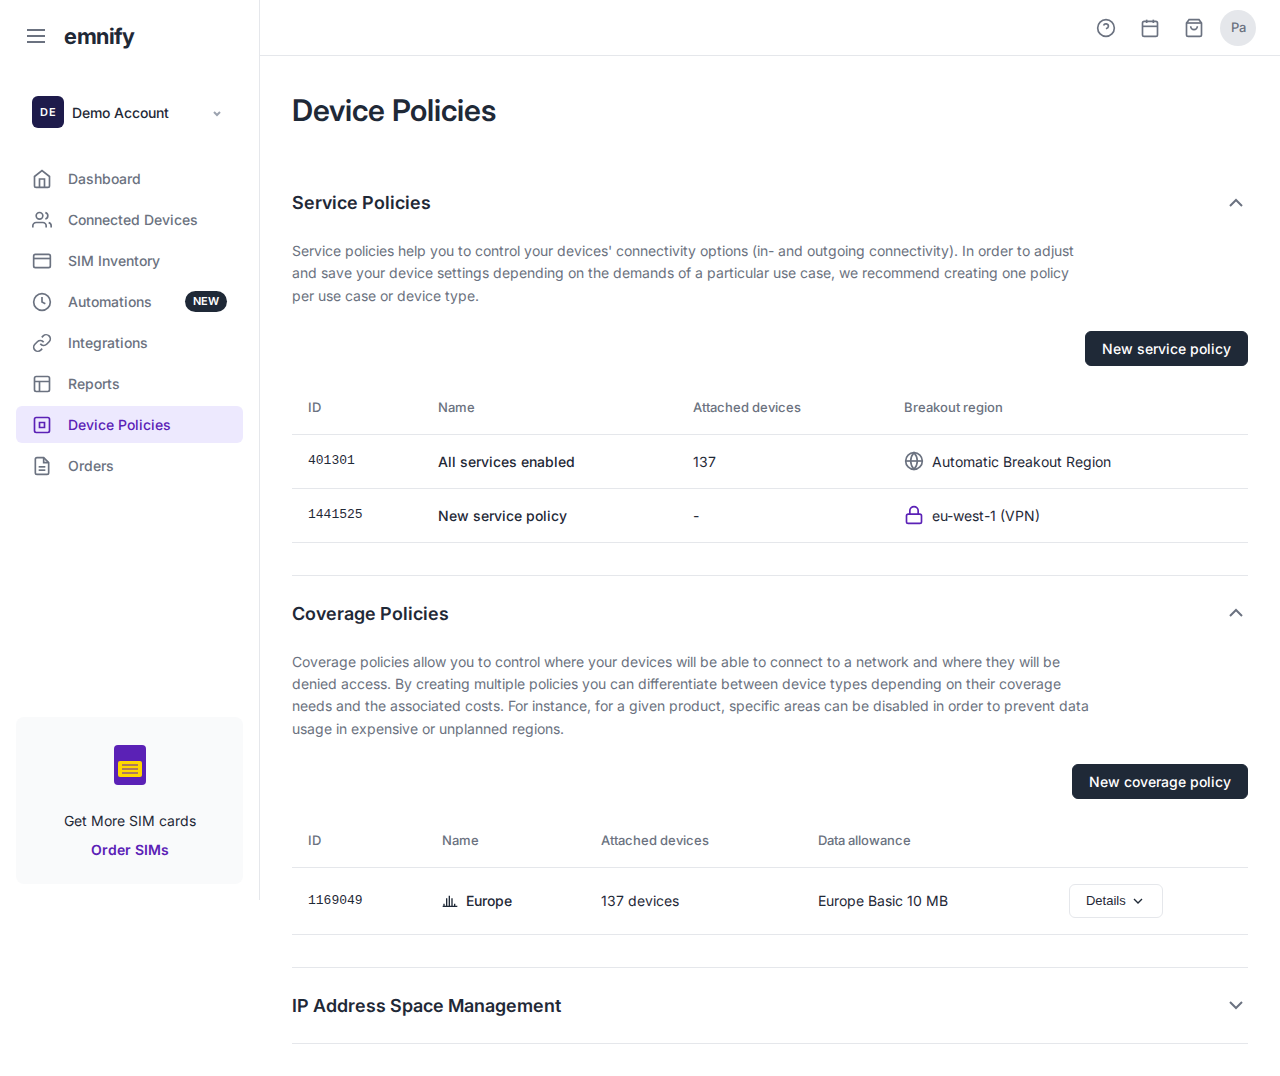
<file: device-policies/index.html>
<!DOCTYPE html>
<html lang="en">
<head>
    <meta charset="UTF-8">
    <meta name="viewport" content="width=device-width, initial-scale=1.0">
    <title>Device Policies - emnify</title>
    <link rel="preconnect" href="https://fonts.googleapis.com">
    <link rel="preconnect" href="https://fonts.gstatic.com" crossorigin>
    <link href="https://fonts.googleapis.com/css2?family=Inter:wght@400;500;600;700&display=swap" rel="stylesheet">
    <link rel="stylesheet" href="styles/main.css">
    <link rel="stylesheet" href="styles/sidebar.css">
    <link rel="stylesheet" href="styles/tables.css">
    <link rel="stylesheet" href="styles/components.css">
</head>
<body>
    <div class="app-container">
        <!-- Sidebar -->
        <aside class="sidebar">
            <div class="sidebar-header">
                <button class="menu-toggle">
                    <svg width="24" height="24" viewBox="0 0 24 24" fill="none" stroke="currentColor" stroke-width="2">
                        <line x1="3" y1="12" x2="21" y2="12"></line>
                        <line x1="3" y1="6" x2="21" y2="6"></line>
                        <line x1="3" y1="18" x2="21" y2="18"></line>
                    </svg>
                </button>
                <div class="logo">
                    <span class="logo-text">emnify</span>
                </div>
            </div>

            <div class="account-switcher">
                <div class="account-badge">DE</div>
                <span class="account-name">Demo Account</span>
                <svg class="chevron" width="20" height="20" viewBox="0 0 20 20" fill="none" stroke="currentColor" stroke-width="2">
                    <path d="M7 10l3 3 3-3"/>
                </svg>
            </div>

            <nav class="sidebar-nav">
                <a href="#" class="nav-item">
                    <svg class="nav-icon" width="20" height="20" viewBox="0 0 24 24" fill="none" stroke="currentColor" stroke-width="2">
                        <path d="M3 9l9-7 9 7v11a2 2 0 0 1-2 2H5a2 2 0 0 1-2-2z"></path>
                        <polyline points="9 22 9 12 15 12 15 22"></polyline>
                    </svg>
                    <span>Dashboard</span>
                </a>
                <a href="#" class="nav-item">
                    <svg class="nav-icon" width="20" height="20" viewBox="0 0 24 24" fill="none" stroke="currentColor" stroke-width="2">
                        <path d="M17 21v-2a4 4 0 0 0-4-4H5a4 4 0 0 0-4 4v2"></path>
                        <circle cx="9" cy="7" r="4"></circle>
                        <path d="M23 21v-2a4 4 0 0 0-3-3.87"></path>
                        <path d="M16 3.13a4 4 0 0 1 0 7.75"></path>
                    </svg>
                    <span>Connected Devices</span>
                </a>
                <a href="#" class="nav-item">
                    <svg class="nav-icon" width="20" height="20" viewBox="0 0 24 24" fill="none" stroke="currentColor" stroke-width="2">
                        <rect x="2" y="4" width="20" height="16" rx="2"></rect>
                        <path d="M7 15h0M2 9h20"></path>
                    </svg>
                    <span>SIM Inventory</span>
                </a>
                <a href="#" class="nav-item">
                    <svg class="nav-icon" width="20" height="20" viewBox="0 0 24 24" fill="none" stroke="currentColor" stroke-width="2">
                        <circle cx="12" cy="12" r="10"></circle>
                        <polyline points="12 6 12 12 16 14"></polyline>
                    </svg>
                    <span>Automations</span>
                    <span class="badge badge-new">New</span>
                </a>
                <a href="#" class="nav-item">
                    <svg class="nav-icon" width="20" height="20" viewBox="0 0 24 24" fill="none" stroke="currentColor" stroke-width="2">
                        <path d="M10 13a5 5 0 0 0 7.54.54l3-3a5 5 0 0 0-7.07-7.07l-1.72 1.71"></path>
                        <path d="M14 11a5 5 0 0 0-7.54-.54l-3 3a5 5 0 0 0 7.07 7.07l1.71-1.71"></path>
                    </svg>
                    <span>Integrations</span>
                </a>
                <a href="#" class="nav-item">
                    <svg class="nav-icon" width="20" height="20" viewBox="0 0 24 24" fill="none" stroke="currentColor" stroke-width="2">
                        <rect x="3" y="3" width="18" height="18" rx="2"></rect>
                        <path d="M3 9h18M9 21V9"></path>
                    </svg>
                    <span>Reports</span>
                </a>
                <a href="#" class="nav-item active">
                    <svg class="nav-icon" width="20" height="20" viewBox="0 0 24 24" fill="none" stroke="currentColor" stroke-width="2">
                        <rect x="3" y="3" width="18" height="18" rx="2"></rect>
                        <path d="M9 9h6v6H9z"></path>
                    </svg>
                    <span>Device Policies</span>
                </a>
                <a href="#" class="nav-item">
                    <svg class="nav-icon" width="20" height="20" viewBox="0 0 24 24" fill="none" stroke="currentColor" stroke-width="2">
                        <path d="M14 2H6a2 2 0 0 0-2 2v16a2 2 0 0 0 2 2h12a2 2 0 0 0 2-2V8z"></path>
                        <polyline points="14 2 14 8 20 8"></polyline>
                        <line x1="16" y1="13" x2="8" y2="13"></line>
                        <line x1="16" y1="17" x2="8" y2="17"></line>
                    </svg>
                    <span>Orders</span>
                </a>
            </nav>

            <div class="sidebar-promo">
                <div class="promo-card">
                    <div class="sim-card-icon">
                        <svg width="48" height="48" viewBox="0 0 48 48">
                            <rect x="8" y="4" width="32" height="40" rx="4" fill="#5B21B6"/>
                            <rect x="12" y="20" width="24" height="16" rx="2" fill="#FFD700"/>
                            <path d="M16 24h16M16 28h16M16 32h16" stroke="#5B21B6" stroke-width="1"/>
                        </svg>
                    </div>
                    <p class="promo-text">Get More SIM cards</p>
                    <a href="#" class="promo-link">Order SIMs</a>
                </div>
            </div>
        </aside>

        <!-- Main Content -->
        <main class="main-content">
            <header class="top-header">
                <div class="header-actions">
                    <button class="header-btn">
                        <svg width="20" height="20" viewBox="0 0 24 24" fill="none" stroke="currentColor" stroke-width="2">
                            <circle cx="12" cy="12" r="10"></circle>
                            <path d="M9.09 9a3 3 0 0 1 5.83 1c0 2-3 3-3 3"></path>
                            <line x1="12" y1="17" x2="12.01" y2="17"></line>
                        </svg>
                    </button>
                    <button class="header-btn">
                        <svg width="20" height="20" viewBox="0 0 24 24" fill="none" stroke="currentColor" stroke-width="2">
                            <rect x="3" y="4" width="18" height="18" rx="2" ry="2"></rect>
                            <line x1="16" y1="2" x2="16" y2="6"></line>
                            <line x1="8" y1="2" x2="8" y2="6"></line>
                            <line x1="3" y1="10" x2="21" y2="10"></line>
                        </svg>
                    </button>
                    <button class="header-btn">
                        <svg width="20" height="20" viewBox="0 0 24 24" fill="none" stroke="currentColor" stroke-width="2">
                            <path d="M6 2L3 6v14a2 2 0 0 0 2 2h14a2 2 0 0 0 2-2V6l-3-4z"></path>
                            <line x1="3" y1="6" x2="21" y2="6"></line>
                            <path d="M16 10a4 4 0 0 1-8 0"></path>
                        </svg>
                    </button>
                    <div class="user-avatar">Pa</div>
                </div>
            </header>

            <div class="page-content">
                <h1 class="page-title">Device Policies</h1>

                <!-- Service Policies Section -->
                <section class="accordion-section" id="service-policies-section">
                    <div class="accordion-header" data-target="service-policies">
                        <h2 class="section-title">Service Policies</h2>
                        <svg class="accordion-chevron" width="24" height="24" viewBox="0 0 24 24" fill="none" stroke="currentColor" stroke-width="2">
                            <polyline points="6 9 12 15 18 9"></polyline>
                        </svg>
                    </div>
                    <div class="accordion-content" id="service-policies">
                        <!-- Content will be populated by JavaScript -->
                    </div>
                </section>

                <!-- Coverage Policies Section -->
                <section class="accordion-section" id="coverage-policies-section">
                    <div class="accordion-header" data-target="coverage-policies">
                        <h2 class="section-title">Coverage Policies</h2>
                        <svg class="accordion-chevron" width="24" height="24" viewBox="0 0 24 24" fill="none" stroke="currentColor" stroke-width="2">
                            <polyline points="6 9 12 15 18 9"></polyline>
                        </svg>
                    </div>
                    <div class="accordion-content" id="coverage-policies">
                        <!-- Content will be populated by JavaScript -->
                    </div>
                </section>

                <!-- IP Address Space Management Section -->
                <section class="accordion-section" id="ip-management-section">
                    <div class="accordion-header" data-target="ip-management">
                        <h2 class="section-title">IP Address Space Management</h2>
                        <svg class="accordion-chevron" width="24" height="24" viewBox="0 0 24 24" fill="none" stroke="currentColor" stroke-width="2">
                            <polyline points="6 9 12 15 18 9"></polyline>
                        </svg>
                    </div>
                    <div class="accordion-content" id="ip-management">
                        <!-- Content will be populated by JavaScript -->
                    </div>
                </section>
            </div>
        </main>
    </div>

    <script src="scripts/data.js"></script>
    <script src="scripts/accordion.js"></script>
    <script src="scripts/app.js"></script>
</body>
</html>
</file>
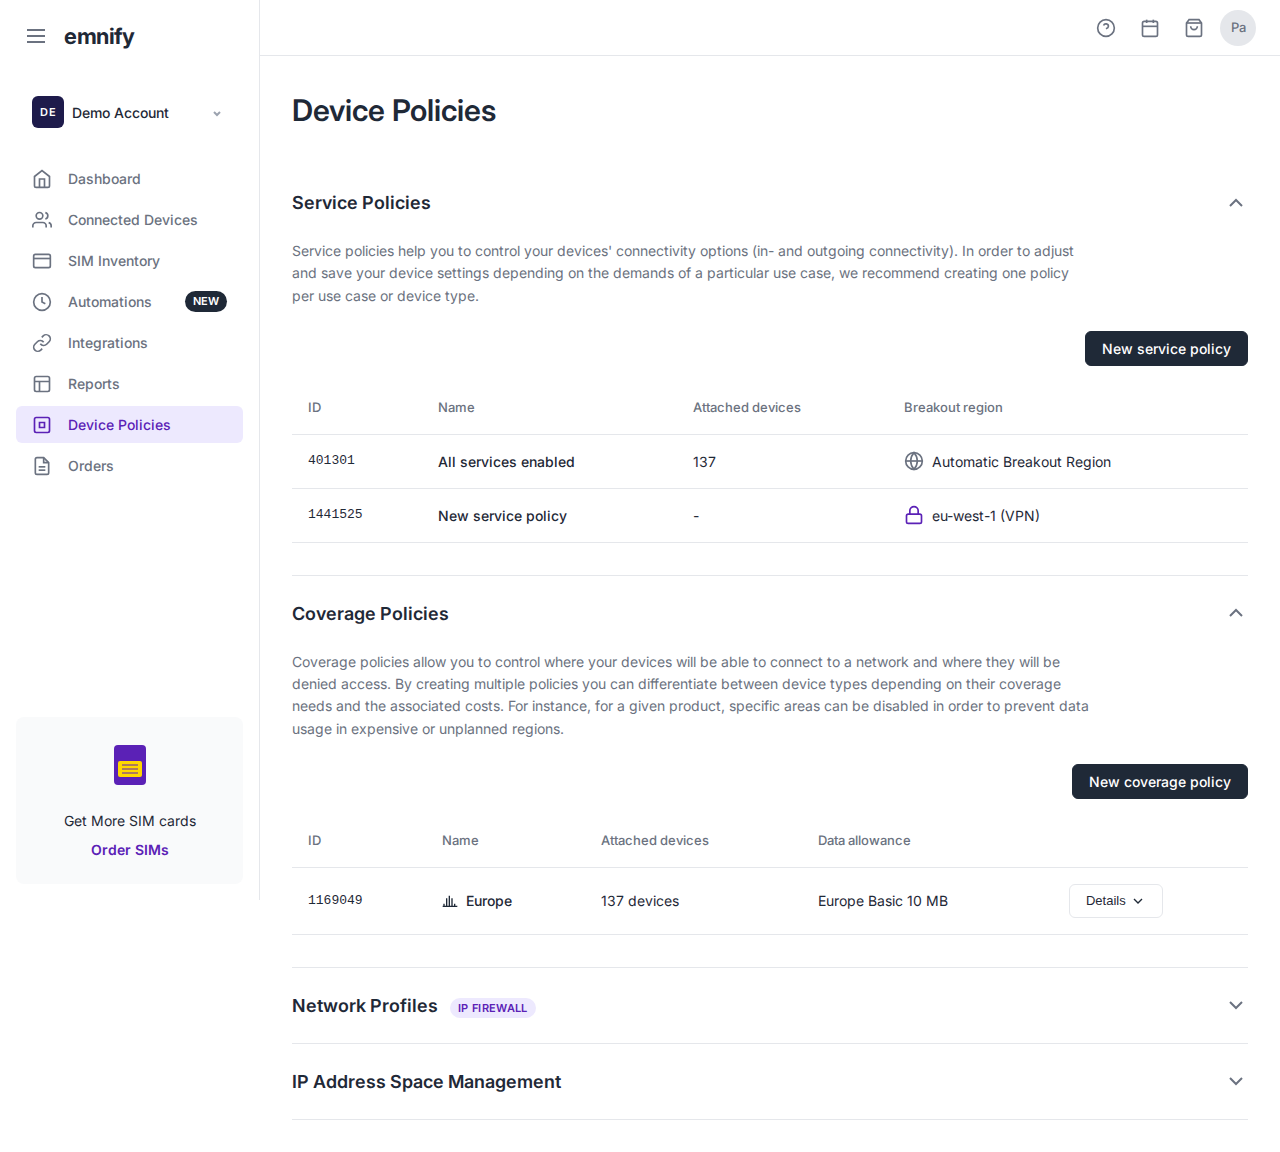
<file: IP-firewall-prototypes/index.html>
<!DOCTYPE html>
<html lang="en">
<head>
    <meta charset="UTF-8">
    <meta name="viewport" content="width=device-width, initial-scale=1.0">
    <title>Device Policies - emnify</title>
    <link rel="preconnect" href="https://fonts.googleapis.com">
    <link rel="preconnect" href="https://fonts.gstatic.com" crossorigin>
    <link href="https://fonts.googleapis.com/css2?family=Inter:wght@400;500;600;700&display=swap" rel="stylesheet">
    <link rel="stylesheet" href="styles/main.css">
    <link rel="stylesheet" href="styles/sidebar.css">
    <link rel="stylesheet" href="styles/tables.css">
    <link rel="stylesheet" href="styles/components.css">
</head>
<body>
    <div class="app-container">
        <!-- Sidebar -->
        <aside class="sidebar">
            <div class="sidebar-header">
                <button class="menu-toggle">
                    <svg width="24" height="24" viewBox="0 0 24 24" fill="none" stroke="currentColor" stroke-width="2">
                        <line x1="3" y1="12" x2="21" y2="12"></line>
                        <line x1="3" y1="6" x2="21" y2="6"></line>
                        <line x1="3" y1="18" x2="21" y2="18"></line>
                    </svg>
                </button>
                <div class="logo">
                    <span class="logo-text">emnify</span>
                </div>
            </div>

            <div class="account-switcher">
                <div class="account-badge">DE</div>
                <span class="account-name">Demo Account</span>
                <svg class="chevron" width="20" height="20" viewBox="0 0 20 20" fill="none" stroke="currentColor" stroke-width="2">
                    <path d="M7 10l3 3 3-3"/>
                </svg>
            </div>

            <nav class="sidebar-nav">
                <a href="#" class="nav-item">
                    <svg class="nav-icon" width="20" height="20" viewBox="0 0 24 24" fill="none" stroke="currentColor" stroke-width="2">
                        <path d="M3 9l9-7 9 7v11a2 2 0 0 1-2 2H5a2 2 0 0 1-2-2z"></path>
                        <polyline points="9 22 9 12 15 12 15 22"></polyline>
                    </svg>
                    <span>Dashboard</span>
                </a>
                <a href="#" class="nav-item">
                    <svg class="nav-icon" width="20" height="20" viewBox="0 0 24 24" fill="none" stroke="currentColor" stroke-width="2">
                        <path d="M17 21v-2a4 4 0 0 0-4-4H5a4 4 0 0 0-4 4v2"></path>
                        <circle cx="9" cy="7" r="4"></circle>
                        <path d="M23 21v-2a4 4 0 0 0-3-3.87"></path>
                        <path d="M16 3.13a4 4 0 0 1 0 7.75"></path>
                    </svg>
                    <span>Connected Devices</span>
                </a>
                <a href="#" class="nav-item">
                    <svg class="nav-icon" width="20" height="20" viewBox="0 0 24 24" fill="none" stroke="currentColor" stroke-width="2">
                        <rect x="2" y="4" width="20" height="16" rx="2"></rect>
                        <path d="M7 15h0M2 9h20"></path>
                    </svg>
                    <span>SIM Inventory</span>
                </a>
                <a href="#" class="nav-item">
                    <svg class="nav-icon" width="20" height="20" viewBox="0 0 24 24" fill="none" stroke="currentColor" stroke-width="2">
                        <circle cx="12" cy="12" r="10"></circle>
                        <polyline points="12 6 12 12 16 14"></polyline>
                    </svg>
                    <span>Automations</span>
                    <span class="badge badge-new">New</span>
                </a>
                <a href="#" class="nav-item">
                    <svg class="nav-icon" width="20" height="20" viewBox="0 0 24 24" fill="none" stroke="currentColor" stroke-width="2">
                        <path d="M10 13a5 5 0 0 0 7.54.54l3-3a5 5 0 0 0-7.07-7.07l-1.72 1.71"></path>
                        <path d="M14 11a5 5 0 0 0-7.54-.54l-3 3a5 5 0 0 0 7.07 7.07l1.71-1.71"></path>
                    </svg>
                    <span>Integrations</span>
                </a>
                <a href="#" class="nav-item">
                    <svg class="nav-icon" width="20" height="20" viewBox="0 0 24 24" fill="none" stroke="currentColor" stroke-width="2">
                        <rect x="3" y="3" width="18" height="18" rx="2"></rect>
                        <path d="M3 9h18M9 21V9"></path>
                    </svg>
                    <span>Reports</span>
                </a>
                <a href="#" class="nav-item active">
                    <svg class="nav-icon" width="20" height="20" viewBox="0 0 24 24" fill="none" stroke="currentColor" stroke-width="2">
                        <rect x="3" y="3" width="18" height="18" rx="2"></rect>
                        <path d="M9 9h6v6H9z"></path>
                    </svg>
                    <span>Device Policies</span>
                </a>
                <a href="#" class="nav-item">
                    <svg class="nav-icon" width="20" height="20" viewBox="0 0 24 24" fill="none" stroke="currentColor" stroke-width="2">
                        <path d="M14 2H6a2 2 0 0 0-2 2v16a2 2 0 0 0 2 2h12a2 2 0 0 0 2-2V8z"></path>
                        <polyline points="14 2 14 8 20 8"></polyline>
                        <line x1="16" y1="13" x2="8" y2="13"></line>
                        <line x1="16" y1="17" x2="8" y2="17"></line>
                    </svg>
                    <span>Orders</span>
                </a>
            </nav>

            <div class="sidebar-promo">
                <div class="promo-card">
                    <div class="sim-card-icon">
                        <svg width="48" height="48" viewBox="0 0 48 48">
                            <rect x="8" y="4" width="32" height="40" rx="4" fill="#5B21B6"/>
                            <rect x="12" y="20" width="24" height="16" rx="2" fill="#FFD700"/>
                            <path d="M16 24h16M16 28h16M16 32h16" stroke="#5B21B6" stroke-width="1"/>
                        </svg>
                    </div>
                    <p class="promo-text">Get More SIM cards</p>
                    <a href="#" class="promo-link">Order SIMs</a>
                </div>
            </div>
        </aside>

        <!-- Main Content -->
        <main class="main-content">
            <header class="top-header">
                <div class="header-actions">
                    <button class="header-btn">
                        <svg width="20" height="20" viewBox="0 0 24 24" fill="none" stroke="currentColor" stroke-width="2">
                            <circle cx="12" cy="12" r="10"></circle>
                            <path d="M9.09 9a3 3 0 0 1 5.83 1c0 2-3 3-3 3"></path>
                            <line x1="12" y1="17" x2="12.01" y2="17"></line>
                        </svg>
                    </button>
                    <button class="header-btn">
                        <svg width="20" height="20" viewBox="0 0 24 24" fill="none" stroke="currentColor" stroke-width="2">
                            <rect x="3" y="4" width="18" height="18" rx="2" ry="2"></rect>
                            <line x1="16" y1="2" x2="16" y2="6"></line>
                            <line x1="8" y1="2" x2="8" y2="6"></line>
                            <line x1="3" y1="10" x2="21" y2="10"></line>
                        </svg>
                    </button>
                    <button class="header-btn">
                        <svg width="20" height="20" viewBox="0 0 24 24" fill="none" stroke="currentColor" stroke-width="2">
                            <path d="M6 2L3 6v14a2 2 0 0 0 2 2h14a2 2 0 0 0 2-2V6l-3-4z"></path>
                            <line x1="3" y1="6" x2="21" y2="6"></line>
                            <path d="M16 10a4 4 0 0 1-8 0"></path>
                        </svg>
                    </button>
                    <div class="user-avatar">Pa</div>
                </div>
            </header>

            <div class="page-content">
                <h1 class="page-title">Device Policies</h1>

                <!-- Service Policies Section -->
                <section class="accordion-section" id="service-policies-section">
                    <div class="accordion-header" data-target="service-policies">
                        <h2 class="section-title">Service Policies</h2>
                        <svg class="accordion-chevron" width="24" height="24" viewBox="0 0 24 24" fill="none" stroke="currentColor" stroke-width="2">
                            <polyline points="6 9 12 15 18 9"></polyline>
                        </svg>
                    </div>
                    <div class="accordion-content" id="service-policies">
                        <!-- Content will be populated by JavaScript -->
                    </div>
                </section>

                <!-- Coverage Policies Section -->
                <section class="accordion-section" id="coverage-policies-section">
                    <div class="accordion-header" data-target="coverage-policies">
                        <h2 class="section-title">Coverage Policies</h2>
                        <svg class="accordion-chevron" width="24" height="24" viewBox="0 0 24 24" fill="none" stroke="currentColor" stroke-width="2">
                            <polyline points="6 9 12 15 18 9"></polyline>
                        </svg>
                    </div>
                    <div class="accordion-content" id="coverage-policies">
                        <!-- Content will be populated by JavaScript -->
                    </div>
                </section>

                <!-- Network Profiles (IP Firewall) Section -->
                <section class="accordion-section" id="network-profiles-section">
                    <div class="accordion-header" data-target="network-profiles">
                        <h2 class="section-title">
                            Network Profiles
                            <span class="section-badge">IP Firewall</span>
                        </h2>
                        <svg class="accordion-chevron" width="24" height="24" viewBox="0 0 24 24" fill="none" stroke="currentColor" stroke-width="2">
                            <polyline points="6 9 12 15 18 9"></polyline>
                        </svg>
                    </div>
                    <div class="accordion-content" id="network-profiles">
                        <!-- Content will be populated by JavaScript -->
                    </div>
                </section>

                <!-- IP Address Space Management Section -->
                <section class="accordion-section" id="ip-management-section">
                    <div class="accordion-header" data-target="ip-management">
                        <h2 class="section-title">IP Address Space Management</h2>
                        <svg class="accordion-chevron" width="24" height="24" viewBox="0 0 24 24" fill="none" stroke="currentColor" stroke-width="2">
                            <polyline points="6 9 12 15 18 9"></polyline>
                        </svg>
                    </div>
                    <div class="accordion-content" id="ip-management">
                        <!-- Content will be populated by JavaScript -->
                    </div>
                </section>
            </div>
        </main>
    </div>

    <!-- Modal Container -->
    <div id="modal-container" class="modal-overlay hidden">
        <div class="modal-content">
            <!-- Modal content will be injected by JavaScript -->
        </div>
    </div>

    <!-- Toast Notifications -->
    <div id="toast-container" class="toast-container"></div>

    <script src="scripts/data.js"></script>
    <script src="scripts/accordion.js"></script>
    <script src="scripts/app.js"></script>
</body>
</html>
</file>
<file: device-policies/styles/sidebar.css>
/* ===============================================
   SIDEBAR STYLES
   =============================================== */

.sidebar {
    width: var(--sidebar-width);
    height: 100vh;
    background: var(--bg-white);
    border-right: 1px solid var(--border-color);
    display: flex;
    flex-direction: column;
    position: fixed;
    left: 0;
    top: 0;
    z-index: 200;
}

.sidebar-header {
    display: flex;
    align-items: center;
    padding: var(--spacing-md);
    gap: var(--spacing-sm);
}

.logo-text {
    font-family: 'Inter', sans-serif;
    font-size: 22px;
    font-weight: 700;
    color: var(--text-primary);
    letter-spacing: -0.5px;
}

.menu-toggle {
    width: 40px;
    height: 40px;
    border: none;
    background: transparent;
    border-radius: var(--radius-md);
    cursor: pointer;
    display: flex;
    align-items: center;
    justify-content: center;
    color: var(--text-secondary);
    transition: all 0.15s ease;
}

.menu-toggle:hover {
    background: var(--bg-gray-100);
    color: var(--text-primary);
}

.logo {
    display: flex;
    align-items: center;
}

.logo-icon {
    height: 28px;
}

/* Account Switcher */
.account-switcher {
    display: flex;
    align-items: center;
    padding: var(--spacing-md);
    gap: var(--spacing-sm);
    cursor: pointer;
    transition: background 0.15s ease;
    margin: var(--spacing-sm) var(--spacing-md);
    border-radius: var(--radius-md);
}

.account-switcher:hover {
    background: var(--bg-gray-100);
}

.account-badge {
    width: 32px;
    height: 32px;
    border-radius: var(--radius-md);
    background: #1e1b4b;
    color: var(--bg-white);
    display: flex;
    align-items: center;
    justify-content: center;
    font-size: var(--font-size-xs);
    font-weight: 600;
    letter-spacing: 0.5px;
}

.account-name {
    flex: 1;
    font-size: var(--font-size-base);
    font-weight: 500;
    color: var(--text-primary);
}

.account-switcher .chevron {
    color: var(--text-muted);
}

/* Navigation */
.sidebar-nav {
    flex: 1;
    padding: var(--spacing-sm) var(--spacing-md);
    overflow-y: auto;
}

.nav-item {
    display: flex;
    align-items: center;
    padding: var(--spacing-sm) var(--spacing-md);
    gap: var(--spacing-md);
    border-radius: var(--radius-md);
    color: var(--text-secondary);
    text-decoration: none;
    font-size: var(--font-size-base);
    font-weight: 500;
    transition: all 0.15s ease;
    margin-bottom: var(--spacing-xs);
}

.nav-item:hover {
    background: var(--bg-gray-100);
    color: var(--text-primary);
    text-decoration: none;
}

.nav-item.active {
    background: var(--primary-purple-bg);
    color: var(--primary-purple);
}

.nav-item.active .nav-icon {
    color: var(--primary-purple);
}

.nav-icon {
    width: 20px;
    height: 20px;
    flex-shrink: 0;
}

.nav-item span:not(.badge) {
    flex: 1;
}

/* Badge */
.badge {
    display: inline-flex;
    align-items: center;
    justify-content: center;
    padding: 2px 8px;
    border-radius: var(--radius-full);
    font-size: var(--font-size-xs);
    font-weight: 600;
    text-transform: uppercase;
}

.badge-new {
    background: var(--text-primary);
    color: var(--bg-white);
}

/* Promo Card */
.sidebar-promo {
    padding: var(--spacing-md);
    margin-top: auto;
}

.promo-card {
    background: var(--bg-gray-50);
    border-radius: var(--radius-lg);
    padding: var(--spacing-lg);
    text-align: center;
}

.sim-card-icon {
    margin-bottom: var(--spacing-md);
}

.promo-text {
    font-size: var(--font-size-base);
    color: var(--text-primary);
    margin-bottom: var(--spacing-sm);
}

.promo-link {
    font-size: var(--font-size-base);
    font-weight: 600;
    color: var(--primary-purple);
}

.promo-link:hover {
    color: var(--primary-purple-dark);
}
</file>
<file: device-policies/styles/tables.css>
/* ===============================================
   TABLE STYLES
   =============================================== */

.table-container {
    width: 100%;
    overflow-x: auto;
}

.data-table {
    width: 100%;
    border-collapse: collapse;
    font-size: var(--font-size-base);
}

.data-table th {
    text-align: left;
    padding: var(--spacing-md);
    font-weight: 500;
    color: var(--text-secondary);
    font-size: var(--font-size-sm);
    border-bottom: 1px solid var(--border-color);
    background: var(--bg-white);
    white-space: nowrap;
}

.data-table td {
    padding: var(--spacing-md);
    border-bottom: 1px solid var(--border-color);
    color: var(--text-primary);
    vertical-align: middle;
}

.data-table tbody tr {
    transition: background 0.15s ease;
}

.data-table tbody tr:hover {
    background: var(--bg-gray-50);
}

.data-table tbody tr.clickable {
    cursor: pointer;
}

.data-table tbody tr.active {
    background: var(--primary-purple-bg);
}

/* Table cell variations */
.cell-id {
    font-family: 'SF Mono', 'Monaco', 'Inconsolata', monospace;
    font-size: var(--font-size-sm);
    color: var(--text-secondary);
}

.cell-name {
    font-weight: 500;
    color: var(--text-primary);
}

.cell-muted {
    color: var(--text-muted);
}

.cell-count {
    color: var(--text-secondary);
}

/* Breakout region cells */
.cell-region {
    display: flex;
    align-items: center;
    gap: var(--spacing-sm);
}

.region-icon {
    width: 20px;
    height: 20px;
    color: var(--text-muted);
}

.region-icon.globe {
    color: var(--text-secondary);
}

.region-icon.vpn {
    color: var(--primary-purple);
}

/* Status badges in tables */
.status-badge {
    display: inline-flex;
    align-items: center;
    padding: 4px 12px;
    border-radius: var(--radius-full);
    font-size: var(--font-size-sm);
    font-weight: 500;
}

.status-badge.assigned {
    background: var(--primary-purple-bg);
    color: var(--primary-purple);
}

.status-link {
    color: var(--primary-purple);
    text-decoration: none;
    font-weight: 500;
}

.status-link:hover {
    text-decoration: underline;
}

.status-badge.available {
    background: var(--success-bg);
    color: var(--success-green);
}

.status-badge.blocked {
    background: var(--error-bg);
    color: var(--error-red);
}

/* Table actions */
.table-header-row {
    display: flex;
    align-items: center;
    justify-content: space-between;
    margin-bottom: var(--spacing-md);
}

.table-description {
    color: var(--text-secondary);
    font-size: var(--font-size-base);
    line-height: 1.6;
    max-width: 800px;
    margin-bottom: var(--spacing-lg);
}

/* Coverage list specific */
.coverage-list-header {
    display: flex;
    align-items: center;
    justify-content: space-between;
    margin-bottom: var(--spacing-md);
}

.coverage-search {
    display: flex;
    align-items: center;
    gap: var(--spacing-sm);
}

.coverage-search input {
    padding: var(--spacing-sm) var(--spacing-md);
    border: 1px solid var(--border-color);
    border-radius: var(--radius-md);
    font-size: var(--font-size-base);
    width: 200px;
}

.coverage-tabs {
    display: flex;
    gap: var(--spacing-xs);
}

.coverage-tab {
    padding: var(--spacing-sm) var(--spacing-md);
    border: 1px solid var(--border-color);
    background: var(--bg-white);
    border-radius: var(--radius-md);
    font-size: var(--font-size-sm);
    cursor: pointer;
    transition: all 0.15s ease;
}

.coverage-tab.active {
    background: var(--text-primary);
    color: var(--bg-white);
    border-color: var(--text-primary);
}

/* Country row with flag */
.country-cell {
    display: flex;
    align-items: center;
    gap: var(--spacing-sm);
}

.country-flag {
    width: 24px;
    height: 16px;
    border-radius: 2px;
    object-fit: cover;
}

/* Network indicator dots */
.network-indicator {
    display: flex;
    align-items: center;
    justify-content: center;
}

.indicator-dot {
    width: 12px;
    height: 12px;
    border-radius: var(--radius-full);
}

.indicator-dot.green {
    background: var(--success-green);
}

.indicator-dot.yellow {
    background: var(--warning-yellow);
}

.indicator-dot.red {
    background: var(--error-red);
}

.indicator-dot.gray {
    background: var(--bg-gray-200);
}

/* Details button in table */
.details-btn {
    display: inline-flex;
    align-items: center;
    gap: var(--spacing-xs);
    padding: var(--spacing-sm) var(--spacing-md);
    border: 1px solid var(--border-color);
    background: var(--bg-white);
    border-radius: var(--radius-md);
    font-size: var(--font-size-sm);
    font-weight: 500;
    color: var(--text-primary);
    cursor: pointer;
    transition: all 0.15s ease;
}

.details-btn:hover {
    background: var(--bg-gray-50);
    border-color: var(--text-muted);
}

.details-btn .chevron {
    width: 16px;
    height: 16px;
    transition: transform 0.2s ease;
}

.details-btn.open .chevron {
    transform: rotate(180deg);
}

/* Pagination */
.table-pagination {
    display: flex;
    align-items: center;
    justify-content: space-between;
    padding: var(--spacing-md) 0;
    font-size: var(--font-size-sm);
    color: var(--text-secondary);
}

.pagination-info {
    color: var(--text-muted);
}

.pagination-controls {
    display: flex;
    align-items: center;
    gap: var(--spacing-xs);
}

.pagination-btn {
    padding: var(--spacing-sm);
    border: 1px solid var(--border-color);
    background: var(--bg-white);
    border-radius: var(--radius-md);
    cursor: pointer;
    color: var(--text-secondary);
    transition: all 0.15s ease;
}

.pagination-btn:hover:not(:disabled) {
    background: var(--bg-gray-50);
    color: var(--text-primary);
}

.pagination-btn:disabled {
    opacity: 0.5;
    cursor: not-allowed;
}

.pagination-page {
    padding: var(--spacing-sm) var(--spacing-md);
    border: 1px solid var(--border-color);
    background: var(--bg-white);
    border-radius: var(--radius-md);
    font-size: var(--font-size-sm);
    min-width: 36px;
    text-align: center;
}

.pagination-page.active {
    background: var(--text-primary);
    color: var(--bg-white);
    border-color: var(--text-primary);
}

.pagination-select {
    padding: var(--spacing-sm) var(--spacing-md);
    border: 1px solid var(--border-color);
    border-radius: var(--radius-md);
    font-size: var(--font-size-sm);
    background: var(--bg-white);
}
</file>
<file: device-policies/styles/components.css>
/* ===============================================
   COMPONENT STYLES
   =============================================== */

/* Buttons */
.btn {
    display: inline-flex;
    align-items: center;
    justify-content: center;
    gap: var(--spacing-sm);
    padding: var(--spacing-sm) var(--spacing-md);
    border: 1px solid transparent;
    border-radius: var(--radius-md);
    font-size: var(--font-size-base);
    font-weight: 500;
    font-family: inherit;
    cursor: pointer;
    transition: all 0.15s ease;
    white-space: nowrap;
}

.btn-primary {
    background: var(--text-primary);
    color: var(--bg-white);
    border-color: var(--text-primary);
    padding: 8px 16px;
    font-weight: 500;
}

.btn-primary:hover {
    background: #374151;
    border-color: #374151;
}

.btn-outline {
    background: var(--bg-white);
    color: var(--text-primary);
    border: 1px solid var(--border-color);
}

.btn-outline:hover {
    background: var(--bg-gray-50);
    border-color: var(--text-muted);
}

.btn-secondary {
    background: var(--bg-white);
    color: var(--text-primary);
    border-color: var(--border-color);
}

.btn-secondary:hover {
    background: var(--bg-gray-50);
    border-color: var(--text-muted);
}

.btn-link {
    background: transparent;
    color: var(--primary-purple);
    border: none;
    padding: 0;
}

.btn-link:hover {
    color: var(--primary-purple-dark);
    text-decoration: underline;
}

/* Toggle Switch */
.toggle-switch {
    position: relative;
    width: 44px;
    height: 24px;
    flex-shrink: 0;
}

.toggle-switch input {
    opacity: 0;
    width: 0;
    height: 0;
}

.toggle-slider {
    position: absolute;
    cursor: pointer;
    top: 0;
    left: 0;
    right: 0;
    bottom: 0;
    background-color: var(--bg-gray-200);
    transition: 0.2s;
    border-radius: var(--radius-full);
}

.toggle-slider:before {
    position: absolute;
    content: "";
    height: 18px;
    width: 18px;
    left: 3px;
    bottom: 3px;
    background-color: var(--bg-white);
    transition: 0.2s;
    border-radius: var(--radius-full);
    box-shadow: var(--shadow-sm);
}

.toggle-switch input:checked + .toggle-slider {
    background-color: var(--primary-purple);
}

.toggle-switch input:checked + .toggle-slider:before {
    transform: translateX(20px);
}

.toggle-switch input:focus + .toggle-slider {
    box-shadow: 0 0 0 2px var(--primary-purple-bg);
}

/* Toggle with label */
.toggle-group {
    display: flex;
    align-items: center;
    gap: var(--spacing-md);
}

.toggle-label {
    font-size: var(--font-size-base);
    color: var(--text-primary);
}

/* Form Controls */
.form-group {
    margin-bottom: var(--spacing-lg);
}

.form-label {
    display: block;
    font-size: var(--font-size-sm);
    font-weight: 500;
    color: var(--text-secondary);
    margin-bottom: var(--spacing-sm);
}

.form-input {
    width: 100%;
    padding: var(--spacing-sm) var(--spacing-md);
    border: 1px solid var(--border-color);
    border-radius: var(--radius-md);
    font-size: var(--font-size-base);
    font-family: inherit;
    color: var(--text-primary);
    background: var(--bg-white);
    transition: border-color 0.15s ease, box-shadow 0.15s ease;
}

.form-input:focus {
    outline: none;
    border-color: var(--primary-purple);
    box-shadow: 0 0 0 3px var(--primary-purple-bg);
}

.form-input::placeholder {
    color: var(--text-muted);
}

.form-select {
    width: 100%;
    padding: var(--spacing-sm) var(--spacing-md);
    padding-right: var(--spacing-xl);
    border: 1px solid var(--border-color);
    border-radius: var(--radius-md);
    font-size: var(--font-size-base);
    font-family: inherit;
    color: var(--text-primary);
    background: var(--bg-white);
    background-image: url("data:image/svg+xml,%3Csvg xmlns='http://www.w3.org/2000/svg' width='20' height='20' viewBox='0 0 24 24' fill='none' stroke='%236B7280' stroke-width='2'%3E%3Cpolyline points='6 9 12 15 18 9'%3E%3C/polyline%3E%3C/svg%3E");
    background-repeat: no-repeat;
    background-position: right 8px center;
    background-size: 16px;
    appearance: none;
    cursor: pointer;
}

.form-select:focus {
    outline: none;
    border-color: var(--primary-purple);
    box-shadow: 0 0 0 3px var(--primary-purple-bg);
}

/* Checkbox */
.checkbox-group {
    display: flex;
    align-items: center;
    gap: var(--spacing-sm);
    cursor: pointer;
}

.checkbox-input {
    width: 18px;
    height: 18px;
    border: 2px solid var(--border-color);
    border-radius: var(--radius-sm);
    appearance: none;
    cursor: pointer;
    transition: all 0.15s ease;
}

.checkbox-input:checked {
    background: var(--primary-purple);
    border-color: var(--primary-purple);
    background-image: url("data:image/svg+xml,%3Csvg xmlns='http://www.w3.org/2000/svg' width='12' height='12' viewBox='0 0 24 24' fill='none' stroke='white' stroke-width='3'%3E%3Cpolyline points='20 6 9 17 4 12'%3E%3C/polyline%3E%3C/svg%3E");
    background-repeat: no-repeat;
    background-position: center;
}

.checkbox-label {
    font-size: var(--font-size-base);
    color: var(--text-primary);
}

/* Cards */
.card {
    background: var(--bg-white);
    border: 1px solid var(--border-color);
    border-radius: var(--radius-lg);
    padding: var(--spacing-lg);
}

.card-header {
    display: flex;
    align-items: center;
    justify-content: space-between;
    margin-bottom: var(--spacing-md);
}

.card-title {
    font-size: var(--font-size-md);
    font-weight: 600;
    color: var(--text-primary);
}

/* Detail Panel (expanded policy view) */
.detail-panel {
    background: var(--bg-gray-50);
    border: 1px solid var(--border-color);
    border-radius: var(--radius-lg);
    margin: var(--spacing-md) 0;
    overflow: hidden;
}

.detail-panel-header {
    display: flex;
    align-items: center;
    justify-content: space-between;
    padding: var(--spacing-lg);
    border-bottom: 1px solid var(--border-color);
    background: var(--bg-white);
}

.detail-panel-title {
    display: flex;
    align-items: center;
    gap: var(--spacing-md);
}

.detail-panel-title h3 {
    font-size: var(--font-size-xl);
    font-weight: 600;
    color: var(--text-primary);
}

.detail-panel-title .edit-icon {
    color: var(--text-muted);
    cursor: pointer;
}

.detail-panel-title .edit-icon:hover {
    color: var(--primary-purple);
}

.detail-panel-meta {
    font-size: var(--font-size-sm);
    color: var(--text-muted);
    display: flex;
    align-items: center;
    gap: var(--spacing-md);
}

.meta-text {
    color: var(--text-secondary);
}

.edit-icon-small {
    color: var(--text-muted);
    cursor: pointer;
}

.edit-icon-small:hover {
    color: var(--primary-purple);
}

.detail-panel-body {
    padding: var(--spacing-lg);
}

/* Settings Grid */
.settings-grid {
    display: grid;
    grid-template-columns: 1fr 1fr;
    gap: var(--spacing-xl);
}

.settings-section {
    background: var(--bg-white);
    border: 1px solid var(--border-color);
    border-radius: var(--radius-lg);
    padding: var(--spacing-lg);
}

.settings-section-title {
    font-size: var(--font-size-md);
    font-weight: 600;
    color: var(--text-primary);
    margin-bottom: var(--spacing-lg);
}

.setting-row {
    display: flex;
    align-items: center;
    justify-content: space-between;
    padding: var(--spacing-md) 0;
    border-bottom: 1px solid var(--border-light);
}

.setting-row:last-child {
    border-bottom: none;
}

.setting-info {
    display: flex;
    flex-direction: column;
    gap: var(--spacing-xs);
}

.setting-label {
    font-size: var(--font-size-base);
    font-weight: 500;
    color: var(--text-primary);
    display: flex;
    align-items: center;
    gap: var(--spacing-sm);
}

.setting-value {
    font-size: var(--font-size-sm);
    color: var(--text-secondary);
}

.setting-label-large {
    font-size: var(--font-size-lg);
    font-weight: 600;
    color: var(--text-primary);
}

.inline-link {
    color: var(--primary-purple);
    text-decoration: none;
}

.inline-link:hover {
    text-decoration: underline;
}

.region-badge {
    display: inline-flex;
    align-items: center;
    padding: 6px 12px;
    background: var(--primary-purple-bg);
    color: var(--primary-purple);
    border-radius: var(--radius-md);
    font-size: var(--font-size-sm);
    font-weight: 500;
}

.interface-value {
    color: var(--text-primary);
    font-weight: 500;
}

.permission-icon {
    width: 16px;
    height: 16px;
    margin-right: 4px;
    vertical-align: middle;
}

/* RAT Checkboxes Grid */
.rat-checkboxes {
    display: flex;
    flex-wrap: wrap;
    gap: var(--spacing-lg);
    padding: var(--spacing-sm) 0;
}

.rat-checkboxes .checkbox-group {
    display: flex;
    align-items: center;
    gap: var(--spacing-sm);
}

/* Small form select */
.form-select-sm {
    width: auto;
    padding: 4px 28px 4px 8px;
    font-size: var(--font-size-sm);
}

.setting-action {
    display: flex;
    align-items: center;
    gap: var(--spacing-sm);
}

/* Info icon */
.info-icon {
    width: 16px;
    height: 16px;
    color: var(--text-muted);
    cursor: help;
}

/* Tags */
.tag {
    display: inline-flex;
    align-items: center;
    padding: 2px 8px;
    border-radius: var(--radius-sm);
    font-size: var(--font-size-xs);
    font-weight: 500;
}

.tag-purple {
    background: var(--primary-purple-bg);
    color: var(--primary-purple);
}

.tag-green {
    background: var(--success-bg);
    color: var(--success-green);
}

.tag-gray {
    background: var(--bg-gray-200);
    color: var(--text-secondary);
}

/* Zone Cards */
.zone-card {
    display: flex;
    align-items: center;
    justify-content: space-between;
    padding: var(--spacing-md) var(--spacing-lg);
    border: 1px solid var(--border-color);
    border-radius: var(--radius-md);
    margin-bottom: var(--spacing-sm);
    background: var(--bg-white);
}

.zone-card-included {
    background: var(--primary-purple-bg);
    border-color: var(--primary-purple);
}

.zone-card-included .toggle-slider {
    background-color: var(--primary-purple);
}

.zone-card-additional {
    background: var(--bg-white);
}

.zone-info {
    display: flex;
    align-items: center;
    gap: var(--spacing-md);
}

.zone-details {
    display: flex;
    flex-direction: column;
    gap: 4px;
}

.zone-name-row {
    display: flex;
    align-items: center;
    gap: var(--spacing-sm);
}

.zone-name {
    font-weight: 600;
    color: var(--text-primary);
}

.zone-count-badge {
    display: inline-flex;
    align-items: center;
    justify-content: center;
    min-width: 24px;
    height: 20px;
    padding: 0 6px;
    background: var(--primary-purple);
    color: var(--bg-white);
    border-radius: var(--radius-sm);
    font-size: var(--font-size-xs);
    font-weight: 600;
}

.zone-count-gray {
    background: var(--bg-gray-200);
    color: var(--text-secondary);
}

.zone-flag-list {
    font-size: var(--font-size-sm);
    color: var(--text-secondary);
}

.zone-countries {
    display: flex;
    align-items: center;
    gap: var(--spacing-xs);
    font-size: var(--font-size-sm);
    color: var(--text-secondary);
}

.zone-flags {
    display: flex;
    align-items: center;
    gap: 2px;
}

.zone-flag {
    font-size: 14px;
}

.zone-prices {
    text-align: right;
    font-size: var(--font-size-sm);
}

.zone-price {
    color: var(--text-primary);
    font-weight: 600;
}

.zone-price-detail {
    color: var(--text-muted);
    font-size: var(--font-size-xs);
}

/* Coverage Map */
.coverage-map-container {
    margin: var(--spacing-lg) 0;
}

.coverage-map-title {
    font-size: var(--font-size-md);
    font-weight: 600;
    margin-bottom: var(--spacing-md);
}

.coverage-map {
    background: var(--bg-gray-100);
    border-radius: var(--radius-lg);
    padding: var(--spacing-xl);
    min-height: 300px;
    display: flex;
    align-items: center;
    justify-content: center;
    position: relative;
    overflow: hidden;
}

.coverage-map-legend {
    position: absolute;
    bottom: var(--spacing-md);
    left: var(--spacing-md);
    display: flex;
    gap: var(--spacing-md);
    background: var(--bg-white);
    padding: var(--spacing-sm) var(--spacing-md);
    border-radius: var(--radius-md);
    font-size: var(--font-size-sm);
}

.legend-item {
    display: flex;
    align-items: center;
    gap: var(--spacing-xs);
}

.legend-color {
    width: 12px;
    height: 12px;
    border-radius: 2px;
}

.legend-color.included {
    background: var(--primary-purple);
}

.legend-color.not-included {
    background: var(--bg-gray-200);
}

/* Links with icon */
.link-with-icon {
    display: inline-flex;
    align-items: center;
    gap: var(--spacing-xs);
    color: var(--primary-purple);
    font-size: var(--font-size-sm);
}

.link-with-icon:hover {
    color: var(--primary-purple-dark);
}

/* Configured badge */
.configured-badge {
    display: inline-flex;
    align-items: center;
    gap: var(--spacing-xs);
    padding: 4px 10px;
    background: var(--primary-purple-bg);
    color: var(--primary-purple);
    border-radius: var(--radius-full);
    font-size: var(--font-size-xs);
    font-weight: 500;
}

/* Edit inline link */
.edit-link {
    color: var(--text-muted);
    cursor: pointer;
    display: inline-flex;
    align-items: center;
    padding: 4px;
    border-radius: var(--radius-sm);
    transition: all 0.15s ease;
}

.edit-link:hover {
    color: var(--primary-purple);
    background: var(--primary-purple-bg);
}

/* Separator line */
.separator {
    height: 1px;
    background: var(--border-color);
    margin: var(--spacing-lg) 0;
}

/* Subsection header */
.subsection-header {
    font-size: var(--font-size-xs);
    font-weight: 600;
    color: var(--text-muted);
    text-transform: uppercase;
    letter-spacing: 0.08em;
    margin-bottom: var(--spacing-sm);
    margin-top: var(--spacing-md);
}

/* RAT icons */
.rat-badges {
    display: flex;
    gap: var(--spacing-xs);
    flex-wrap: wrap;
}

.rat-badge {
    display: inline-flex;
    align-items: center;
    padding: 2px 8px;
    background: var(--bg-gray-100);
    color: var(--text-secondary);
    border-radius: var(--radius-sm);
    font-size: var(--font-size-xs);
    font-weight: 500;
}

.rat-badge.active {
    background: var(--primary-purple-bg);
    color: var(--primary-purple);
}

/* Coverage list title row */
.coverage-list-title {
    font-size: var(--font-size-md);
    font-weight: 600;
    margin-bottom: var(--spacing-md);
    margin-top: var(--spacing-xl);
}
</file>
<file: IP-firewall-prototypes/styles/sidebar.css>
/* ===============================================
   SIDEBAR STYLES
   =============================================== */

.sidebar {
    width: var(--sidebar-width);
    height: 100vh;
    background: var(--bg-white);
    border-right: 1px solid var(--border-color);
    display: flex;
    flex-direction: column;
    position: fixed;
    left: 0;
    top: 0;
    z-index: 200;
}

.sidebar-header {
    display: flex;
    align-items: center;
    padding: var(--spacing-md);
    gap: var(--spacing-sm);
}

.logo-text {
    font-family: 'Inter', sans-serif;
    font-size: 22px;
    font-weight: 700;
    color: var(--text-primary);
    letter-spacing: -0.5px;
}

.menu-toggle {
    width: 40px;
    height: 40px;
    border: none;
    background: transparent;
    border-radius: var(--radius-md);
    cursor: pointer;
    display: flex;
    align-items: center;
    justify-content: center;
    color: var(--text-secondary);
    transition: all 0.15s ease;
}

.menu-toggle:hover {
    background: var(--bg-gray-100);
    color: var(--text-primary);
}

.logo {
    display: flex;
    align-items: center;
}

.logo-icon {
    height: 28px;
}

/* Account Switcher */
.account-switcher {
    display: flex;
    align-items: center;
    padding: var(--spacing-md);
    gap: var(--spacing-sm);
    cursor: pointer;
    transition: background 0.15s ease;
    margin: var(--spacing-sm) var(--spacing-md);
    border-radius: var(--radius-md);
}

.account-switcher:hover {
    background: var(--bg-gray-100);
}

.account-badge {
    width: 32px;
    height: 32px;
    border-radius: var(--radius-md);
    background: #1e1b4b;
    color: var(--bg-white);
    display: flex;
    align-items: center;
    justify-content: center;
    font-size: var(--font-size-xs);
    font-weight: 600;
    letter-spacing: 0.5px;
}

.account-name {
    flex: 1;
    font-size: var(--font-size-base);
    font-weight: 500;
    color: var(--text-primary);
}

.account-switcher .chevron {
    color: var(--text-muted);
}

/* Navigation */
.sidebar-nav {
    flex: 1;
    padding: var(--spacing-sm) var(--spacing-md);
    overflow-y: auto;
}

.nav-item {
    display: flex;
    align-items: center;
    padding: var(--spacing-sm) var(--spacing-md);
    gap: var(--spacing-md);
    border-radius: var(--radius-md);
    color: var(--text-secondary);
    text-decoration: none;
    font-size: var(--font-size-base);
    font-weight: 500;
    transition: all 0.15s ease;
    margin-bottom: var(--spacing-xs);
}

.nav-item:hover {
    background: var(--bg-gray-100);
    color: var(--text-primary);
    text-decoration: none;
}

.nav-item.active {
    background: var(--primary-purple-bg);
    color: var(--primary-purple);
}

.nav-item.active .nav-icon {
    color: var(--primary-purple);
}

.nav-icon {
    width: 20px;
    height: 20px;
    flex-shrink: 0;
}

.nav-item span:not(.badge) {
    flex: 1;
}

/* Badge */
.badge {
    display: inline-flex;
    align-items: center;
    justify-content: center;
    padding: 2px 8px;
    border-radius: var(--radius-full);
    font-size: var(--font-size-xs);
    font-weight: 600;
    text-transform: uppercase;
}

.badge-new {
    background: var(--text-primary);
    color: var(--bg-white);
}

/* Promo Card */
.sidebar-promo {
    padding: var(--spacing-md);
    margin-top: auto;
}

.promo-card {
    background: var(--bg-gray-50);
    border-radius: var(--radius-lg);
    padding: var(--spacing-lg);
    text-align: center;
}

.sim-card-icon {
    margin-bottom: var(--spacing-md);
}

.promo-text {
    font-size: var(--font-size-base);
    color: var(--text-primary);
    margin-bottom: var(--spacing-sm);
}

.promo-link {
    font-size: var(--font-size-base);
    font-weight: 600;
    color: var(--primary-purple);
}

.promo-link:hover {
    color: var(--primary-purple-dark);
}
</file>
<file: IP-firewall-prototypes/styles/tables.css>
/* ===============================================
   TABLE STYLES
   =============================================== */

.table-container {
    width: 100%;
    overflow-x: auto;
}

.data-table {
    width: 100%;
    border-collapse: collapse;
    font-size: var(--font-size-base);
}

.data-table th {
    text-align: left;
    padding: var(--spacing-md);
    font-weight: 500;
    color: var(--text-secondary);
    font-size: var(--font-size-sm);
    border-bottom: 1px solid var(--border-color);
    background: var(--bg-white);
    white-space: nowrap;
}

.data-table td {
    padding: var(--spacing-md);
    border-bottom: 1px solid var(--border-color);
    color: var(--text-primary);
    vertical-align: middle;
}

.data-table tbody tr {
    transition: background 0.15s ease;
}

.data-table tbody tr:hover {
    background: var(--bg-gray-50);
}

.data-table tbody tr.clickable {
    cursor: pointer;
}

.data-table tbody tr.active {
    background: var(--primary-purple-bg);
}

/* Table cell variations */
.cell-id {
    font-family: 'SF Mono', 'Monaco', 'Inconsolata', monospace;
    font-size: var(--font-size-sm);
    color: var(--text-secondary);
}

.cell-name {
    font-weight: 500;
    color: var(--text-primary);
}

.cell-muted {
    color: var(--text-muted);
}

.cell-count {
    color: var(--text-secondary);
}

/* Breakout region cells */
.cell-region {
    display: flex;
    align-items: center;
    gap: var(--spacing-sm);
}

.region-icon {
    width: 20px;
    height: 20px;
    color: var(--text-muted);
}

.region-icon.globe {
    color: var(--text-secondary);
}

.region-icon.vpn {
    color: var(--primary-purple);
}

/* Status badges in tables */
.status-badge {
    display: inline-flex;
    align-items: center;
    padding: 4px 12px;
    border-radius: var(--radius-full);
    font-size: var(--font-size-sm);
    font-weight: 500;
}

.status-badge.assigned {
    background: var(--primary-purple-bg);
    color: var(--primary-purple);
}

.status-link {
    color: var(--primary-purple);
    text-decoration: none;
    font-weight: 500;
}

.status-link:hover {
    text-decoration: underline;
}

.status-badge.available {
    background: var(--success-bg);
    color: var(--success-green);
}

.status-badge.blocked {
    background: var(--error-bg);
    color: var(--error-red);
}

/* Table actions */
.table-header-row {
    display: flex;
    align-items: center;
    justify-content: space-between;
    margin-bottom: var(--spacing-md);
}

.table-description {
    color: var(--text-secondary);
    font-size: var(--font-size-base);
    line-height: 1.6;
    max-width: 800px;
    margin-bottom: var(--spacing-lg);
}

/* Coverage list specific */
.coverage-list-header {
    display: flex;
    align-items: center;
    justify-content: space-between;
    margin-bottom: var(--spacing-md);
}

.coverage-search {
    display: flex;
    align-items: center;
    gap: var(--spacing-sm);
}

.coverage-search input {
    padding: var(--spacing-sm) var(--spacing-md);
    border: 1px solid var(--border-color);
    border-radius: var(--radius-md);
    font-size: var(--font-size-base);
    width: 200px;
}

.coverage-tabs {
    display: flex;
    gap: var(--spacing-xs);
}

.coverage-tab {
    padding: var(--spacing-sm) var(--spacing-md);
    border: 1px solid var(--border-color);
    background: var(--bg-white);
    border-radius: var(--radius-md);
    font-size: var(--font-size-sm);
    cursor: pointer;
    transition: all 0.15s ease;
}

.coverage-tab.active {
    background: var(--text-primary);
    color: var(--bg-white);
    border-color: var(--text-primary);
}

/* Country row with flag */
.country-cell {
    display: flex;
    align-items: center;
    gap: var(--spacing-sm);
}

.country-flag {
    width: 24px;
    height: 16px;
    border-radius: 2px;
    object-fit: cover;
}

/* Network indicator dots */
.network-indicator {
    display: flex;
    align-items: center;
    justify-content: center;
}

.indicator-dot {
    width: 12px;
    height: 12px;
    border-radius: var(--radius-full);
}

.indicator-dot.green {
    background: var(--success-green);
}

.indicator-dot.yellow {
    background: var(--warning-yellow);
}

.indicator-dot.red {
    background: var(--error-red);
}

.indicator-dot.gray {
    background: var(--bg-gray-200);
}

/* Details button in table */
.details-btn {
    display: inline-flex;
    align-items: center;
    gap: var(--spacing-xs);
    padding: var(--spacing-sm) var(--spacing-md);
    border: 1px solid var(--border-color);
    background: var(--bg-white);
    border-radius: var(--radius-md);
    font-size: var(--font-size-sm);
    font-weight: 500;
    color: var(--text-primary);
    cursor: pointer;
    transition: all 0.15s ease;
}

.details-btn:hover {
    background: var(--bg-gray-50);
    border-color: var(--text-muted);
}

.details-btn .chevron {
    width: 16px;
    height: 16px;
    transition: transform 0.2s ease;
}

.details-btn.open .chevron {
    transform: rotate(180deg);
}

/* Pagination */
.table-pagination {
    display: flex;
    align-items: center;
    justify-content: space-between;
    padding: var(--spacing-md) 0;
    font-size: var(--font-size-sm);
    color: var(--text-secondary);
}

.pagination-info {
    color: var(--text-muted);
}

.pagination-controls {
    display: flex;
    align-items: center;
    gap: var(--spacing-xs);
}

.pagination-btn {
    padding: var(--spacing-sm);
    border: 1px solid var(--border-color);
    background: var(--bg-white);
    border-radius: var(--radius-md);
    cursor: pointer;
    color: var(--text-secondary);
    transition: all 0.15s ease;
}

.pagination-btn:hover:not(:disabled) {
    background: var(--bg-gray-50);
    color: var(--text-primary);
}

.pagination-btn:disabled {
    opacity: 0.5;
    cursor: not-allowed;
}

.pagination-page {
    padding: var(--spacing-sm) var(--spacing-md);
    border: 1px solid var(--border-color);
    background: var(--bg-white);
    border-radius: var(--radius-md);
    font-size: var(--font-size-sm);
    min-width: 36px;
    text-align: center;
}

.pagination-page.active {
    background: var(--text-primary);
    color: var(--bg-white);
    border-color: var(--text-primary);
}

.pagination-select {
    padding: var(--spacing-sm) var(--spacing-md);
    border: 1px solid var(--border-color);
    border-radius: var(--radius-md);
    font-size: var(--font-size-sm);
    background: var(--bg-white);
}
</file>
<file: IP-firewall-prototypes/styles/components.css>
/* ===============================================
   COMPONENT STYLES
   =============================================== */

/* Buttons */
.btn {
    display: inline-flex;
    align-items: center;
    justify-content: center;
    gap: var(--spacing-sm);
    padding: var(--spacing-sm) var(--spacing-md);
    border: 1px solid transparent;
    border-radius: var(--radius-md);
    font-size: var(--font-size-base);
    font-weight: 500;
    font-family: inherit;
    cursor: pointer;
    transition: all 0.15s ease;
    white-space: nowrap;
}

.btn-primary {
    background: var(--text-primary);
    color: var(--bg-white);
    border-color: var(--text-primary);
    padding: 8px 16px;
    font-weight: 500;
}

.btn-primary:hover {
    background: #374151;
    border-color: #374151;
}

.btn-outline {
    background: var(--bg-white);
    color: var(--text-primary);
    border: 1px solid var(--border-color);
}

.btn-outline:hover {
    background: var(--bg-gray-50);
    border-color: var(--text-muted);
}

.btn-secondary {
    background: var(--bg-white);
    color: var(--text-primary);
    border-color: var(--border-color);
}

.btn-secondary:hover {
    background: var(--bg-gray-50);
    border-color: var(--text-muted);
}

.btn-link {
    background: transparent;
    color: var(--primary-purple);
    border: none;
    padding: 0;
}

.btn-link:hover {
    color: var(--primary-purple-dark);
    text-decoration: underline;
}

/* Toggle Switch */
.toggle-switch {
    position: relative;
    width: 44px;
    height: 24px;
    flex-shrink: 0;
}

.toggle-switch input {
    opacity: 0;
    width: 0;
    height: 0;
}

.toggle-slider {
    position: absolute;
    cursor: pointer;
    top: 0;
    left: 0;
    right: 0;
    bottom: 0;
    background-color: var(--bg-gray-200);
    transition: 0.2s;
    border-radius: var(--radius-full);
}

.toggle-slider:before {
    position: absolute;
    content: "";
    height: 18px;
    width: 18px;
    left: 3px;
    bottom: 3px;
    background-color: var(--bg-white);
    transition: 0.2s;
    border-radius: var(--radius-full);
    box-shadow: var(--shadow-sm);
}

.toggle-switch input:checked + .toggle-slider {
    background-color: var(--primary-purple);
}

.toggle-switch input:checked + .toggle-slider:before {
    transform: translateX(20px);
}

.toggle-switch input:focus + .toggle-slider {
    box-shadow: 0 0 0 2px var(--primary-purple-bg);
}

/* Toggle with label */
.toggle-group {
    display: flex;
    align-items: center;
    gap: var(--spacing-md);
}

.toggle-label {
    font-size: var(--font-size-base);
    color: var(--text-primary);
}

/* Form Controls */
.form-group {
    margin-bottom: var(--spacing-lg);
}

.form-label {
    display: block;
    font-size: var(--font-size-sm);
    font-weight: 500;
    color: var(--text-secondary);
    margin-bottom: var(--spacing-sm);
}

.form-input {
    width: 100%;
    padding: var(--spacing-sm) var(--spacing-md);
    border: 1px solid var(--border-color);
    border-radius: var(--radius-md);
    font-size: var(--font-size-base);
    font-family: inherit;
    color: var(--text-primary);
    background: var(--bg-white);
    transition: border-color 0.15s ease, box-shadow 0.15s ease;
}

.form-input:focus {
    outline: none;
    border-color: var(--primary-purple);
    box-shadow: 0 0 0 3px var(--primary-purple-bg);
}

.form-input::placeholder {
    color: var(--text-muted);
}

.form-select {
    width: 100%;
    padding: var(--spacing-sm) var(--spacing-md);
    padding-right: var(--spacing-xl);
    border: 1px solid var(--border-color);
    border-radius: var(--radius-md);
    font-size: var(--font-size-base);
    font-family: inherit;
    color: var(--text-primary);
    background: var(--bg-white);
    background-image: url("data:image/svg+xml,%3Csvg xmlns='http://www.w3.org/2000/svg' width='20' height='20' viewBox='0 0 24 24' fill='none' stroke='%236B7280' stroke-width='2'%3E%3Cpolyline points='6 9 12 15 18 9'%3E%3C/polyline%3E%3C/svg%3E");
    background-repeat: no-repeat;
    background-position: right 8px center;
    background-size: 16px;
    appearance: none;
    cursor: pointer;
}

.form-select:focus {
    outline: none;
    border-color: var(--primary-purple);
    box-shadow: 0 0 0 3px var(--primary-purple-bg);
}

/* Checkbox */
.checkbox-group {
    display: flex;
    align-items: center;
    gap: var(--spacing-sm);
    cursor: pointer;
}

.checkbox-input {
    width: 18px;
    height: 18px;
    border: 2px solid var(--border-color);
    border-radius: var(--radius-sm);
    appearance: none;
    cursor: pointer;
    transition: all 0.15s ease;
}

.checkbox-input:checked {
    background: var(--primary-purple);
    border-color: var(--primary-purple);
    background-image: url("data:image/svg+xml,%3Csvg xmlns='http://www.w3.org/2000/svg' width='12' height='12' viewBox='0 0 24 24' fill='none' stroke='white' stroke-width='3'%3E%3Cpolyline points='20 6 9 17 4 12'%3E%3C/polyline%3E%3C/svg%3E");
    background-repeat: no-repeat;
    background-position: center;
}

.checkbox-label {
    font-size: var(--font-size-base);
    color: var(--text-primary);
}

/* Cards */
.card {
    background: var(--bg-white);
    border: 1px solid var(--border-color);
    border-radius: var(--radius-lg);
    padding: var(--spacing-lg);
}

.card-header {
    display: flex;
    align-items: center;
    justify-content: space-between;
    margin-bottom: var(--spacing-md);
}

.card-title {
    font-size: var(--font-size-md);
    font-weight: 600;
    color: var(--text-primary);
}

/* Detail Panel (expanded policy view) */
.detail-panel {
    background: var(--bg-gray-50);
    border: 1px solid var(--border-color);
    border-radius: var(--radius-lg);
    margin: var(--spacing-md) 0;
    overflow: hidden;
}

.detail-panel-header {
    display: flex;
    align-items: center;
    justify-content: space-between;
    padding: var(--spacing-lg);
    border-bottom: 1px solid var(--border-color);
    background: var(--bg-white);
}

.detail-panel-title {
    display: flex;
    align-items: center;
    gap: var(--spacing-md);
}

.detail-panel-title h3 {
    font-size: var(--font-size-xl);
    font-weight: 600;
    color: var(--text-primary);
}

.detail-panel-title .edit-icon {
    color: var(--text-muted);
    cursor: pointer;
}

.detail-panel-title .edit-icon:hover {
    color: var(--primary-purple);
}

.detail-panel-meta {
    font-size: var(--font-size-sm);
    color: var(--text-muted);
    display: flex;
    align-items: center;
    gap: var(--spacing-md);
}

.meta-text {
    color: var(--text-secondary);
}

.edit-icon-small {
    color: var(--text-muted);
    cursor: pointer;
}

.edit-icon-small:hover {
    color: var(--primary-purple);
}

.detail-panel-body {
    padding: var(--spacing-lg);
}

/* Settings Grid */
.settings-grid {
    display: grid;
    grid-template-columns: 1fr 1fr;
    gap: var(--spacing-xl);
}

.settings-section {
    background: var(--bg-white);
    border: 1px solid var(--border-color);
    border-radius: var(--radius-lg);
    padding: var(--spacing-lg);
}

.settings-section-title {
    font-size: var(--font-size-md);
    font-weight: 600;
    color: var(--text-primary);
    margin-bottom: var(--spacing-lg);
}

.setting-row {
    display: flex;
    align-items: center;
    justify-content: space-between;
    padding: var(--spacing-md) 0;
    border-bottom: 1px solid var(--border-light);
}

.setting-row:last-child {
    border-bottom: none;
}

.setting-info {
    display: flex;
    flex-direction: column;
    gap: var(--spacing-xs);
}

.setting-label {
    font-size: var(--font-size-base);
    font-weight: 500;
    color: var(--text-primary);
    display: flex;
    align-items: center;
    gap: var(--spacing-sm);
}

.setting-value {
    font-size: var(--font-size-sm);
    color: var(--text-secondary);
}

.setting-label-large {
    font-size: var(--font-size-lg);
    font-weight: 600;
    color: var(--text-primary);
}

.inline-link {
    color: var(--primary-purple);
    text-decoration: none;
}

.inline-link:hover {
    text-decoration: underline;
}

.region-badge {
    display: inline-flex;
    align-items: center;
    padding: 6px 12px;
    background: var(--primary-purple-bg);
    color: var(--primary-purple);
    border-radius: var(--radius-md);
    font-size: var(--font-size-sm);
    font-weight: 500;
}

.interface-value {
    color: var(--text-primary);
    font-weight: 500;
}

.permission-icon {
    width: 16px;
    height: 16px;
    margin-right: 4px;
    vertical-align: middle;
}

/* RAT Checkboxes Grid */
.rat-checkboxes {
    display: flex;
    flex-wrap: wrap;
    gap: var(--spacing-lg);
    padding: var(--spacing-sm) 0;
}

.rat-checkboxes .checkbox-group {
    display: flex;
    align-items: center;
    gap: var(--spacing-sm);
}

/* Small form select */
.form-select-sm {
    width: auto;
    padding: 4px 28px 4px 8px;
    font-size: var(--font-size-sm);
}

.setting-action {
    display: flex;
    align-items: center;
    gap: var(--spacing-md);
}

/* Info icon */
.info-icon {
    width: 16px;
    height: 16px;
    color: var(--text-muted);
    cursor: help;
}

/* Tags */
.tag {
    display: inline-flex;
    align-items: center;
    padding: 2px 8px;
    border-radius: var(--radius-sm);
    font-size: var(--font-size-xs);
    font-weight: 500;
}

.tag-purple {
    background: var(--primary-purple-bg);
    color: var(--primary-purple);
}

.tag-green {
    background: var(--success-bg);
    color: var(--success-green);
}

.tag-gray {
    background: var(--bg-gray-200);
    color: var(--text-secondary);
}

/* Zone Cards */
.zone-card {
    display: flex;
    align-items: center;
    justify-content: space-between;
    padding: var(--spacing-md) var(--spacing-lg);
    border: 1px solid var(--border-color);
    border-radius: var(--radius-md);
    margin-bottom: var(--spacing-sm);
    background: var(--bg-white);
}

.zone-card-included {
    background: var(--primary-purple-bg);
    border-color: var(--primary-purple);
}

.zone-card-included .toggle-slider {
    background-color: var(--primary-purple);
}

.zone-card-additional {
    background: var(--bg-white);
}

.zone-info {
    display: flex;
    align-items: center;
    gap: var(--spacing-md);
}

.zone-details {
    display: flex;
    flex-direction: column;
    gap: 4px;
}

.zone-name-row {
    display: flex;
    align-items: center;
    gap: var(--spacing-sm);
}

.zone-name {
    font-weight: 600;
    color: var(--text-primary);
}

.zone-count-badge {
    display: inline-flex;
    align-items: center;
    justify-content: center;
    min-width: 24px;
    height: 20px;
    padding: 0 6px;
    background: var(--primary-purple);
    color: var(--bg-white);
    border-radius: var(--radius-sm);
    font-size: var(--font-size-xs);
    font-weight: 600;
}

.zone-count-gray {
    background: var(--bg-gray-200);
    color: var(--text-secondary);
}

.zone-flag-list {
    font-size: var(--font-size-sm);
    color: var(--text-secondary);
}

.zone-countries {
    display: flex;
    align-items: center;
    gap: var(--spacing-xs);
    font-size: var(--font-size-sm);
    color: var(--text-secondary);
}

.zone-flags {
    display: flex;
    align-items: center;
    gap: 2px;
}

.zone-flag {
    font-size: 14px;
}

.zone-prices {
    text-align: right;
    font-size: var(--font-size-sm);
}

.zone-price {
    color: var(--text-primary);
    font-weight: 600;
}

.zone-price-detail {
    color: var(--text-muted);
    font-size: var(--font-size-xs);
}

/* Coverage Map */
.coverage-map-container {
    margin: var(--spacing-lg) 0;
}

.coverage-map-title {
    font-size: var(--font-size-md);
    font-weight: 600;
    margin-bottom: var(--spacing-md);
}

.coverage-map {
    background: var(--bg-gray-100);
    border-radius: var(--radius-lg);
    padding: var(--spacing-xl);
    min-height: 300px;
    display: flex;
    align-items: center;
    justify-content: center;
    position: relative;
    overflow: hidden;
}

.coverage-map-legend {
    position: absolute;
    bottom: var(--spacing-md);
    left: var(--spacing-md);
    display: flex;
    gap: var(--spacing-md);
    background: var(--bg-white);
    padding: var(--spacing-sm) var(--spacing-md);
    border-radius: var(--radius-md);
    font-size: var(--font-size-sm);
}

.legend-item {
    display: flex;
    align-items: center;
    gap: var(--spacing-xs);
}

.legend-color {
    width: 12px;
    height: 12px;
    border-radius: 2px;
}

.legend-color.included {
    background: var(--primary-purple);
}

.legend-color.not-included {
    background: var(--bg-gray-200);
}

/* Links with icon */
.link-with-icon {
    display: inline-flex;
    align-items: center;
    gap: var(--spacing-xs);
    color: var(--primary-purple);
    font-size: var(--font-size-sm);
}

.link-with-icon:hover {
    color: var(--primary-purple-dark);
}

/* Configured badge */
.configured-badge {
    display: inline-flex;
    align-items: center;
    gap: var(--spacing-xs);
    padding: 4px 10px;
    background: var(--primary-purple-bg);
    color: var(--primary-purple);
    border-radius: var(--radius-full);
    font-size: var(--font-size-xs);
    font-weight: 500;
}

/* Edit inline link */
.edit-link {
    color: var(--text-muted);
    cursor: pointer;
    display: inline-flex;
    align-items: center;
    padding: 4px;
    border-radius: var(--radius-sm);
    transition: all 0.15s ease;
}

.edit-link:hover {
    color: var(--primary-purple);
    background: var(--primary-purple-bg);
}

.setting-action {
    display: flex;
    align-items: center;
    gap: var(--spacing-sm);
}

/* Separator line */
.separator {
    height: 1px;
    background: var(--border-color);
    margin: var(--spacing-lg) 0;
}

/* Subsection header */
.subsection-header {
    font-size: var(--font-size-xs);
    font-weight: 600;
    color: var(--text-muted);
    text-transform: uppercase;
    letter-spacing: 0.08em;
    margin-bottom: var(--spacing-sm);
    margin-top: var(--spacing-md);
}

/* RAT icons */
.rat-badges {
    display: flex;
    gap: var(--spacing-xs);
    flex-wrap: wrap;
}

.rat-badge {
    display: inline-flex;
    align-items: center;
    padding: 2px 8px;
    background: var(--bg-gray-100);
    color: var(--text-secondary);
    border-radius: var(--radius-sm);
    font-size: var(--font-size-xs);
    font-weight: 500;
}

.rat-badge.active {
    background: var(--primary-purple-bg);
    color: var(--primary-purple);
}

/* Coverage list title row */
.coverage-list-title {
    font-size: var(--font-size-md);
    font-weight: 600;
    margin-bottom: var(--spacing-md);
    margin-top: var(--spacing-xl);
}

/* ===============================================
   NETWORK PROFILES / IP FIREWALL STYLES
   =============================================== */

/* Section Badge */
.section-badge {
    display: inline-flex;
    align-items: center;
    padding: 2px 8px;
    background: var(--primary-purple-bg);
    color: var(--primary-purple);
    border-radius: var(--radius-full);
    font-size: var(--font-size-xs);
    font-weight: 600;
    margin-left: var(--spacing-sm);
    text-transform: uppercase;
    letter-spacing: 0.03em;
}

/* Profile Name Cell */
.profile-name-cell {
    display: flex;
    align-items: center;
    gap: var(--spacing-sm);
}

.profile-icon {
    color: var(--primary-purple);
    flex-shrink: 0;
}

.profile-icon-large {
    color: var(--primary-purple);
    flex-shrink: 0;
}

/* Type Badge */
.type-badge {
    display: inline-flex;
    align-items: center;
    padding: 4px 10px;
    border-radius: var(--radius-full);
    font-size: var(--font-size-xs);
    font-weight: 600;
    text-transform: uppercase;
}

.type-badge-ip {
    background: #DBEAFE;
    color: #1D4ED8;
}

.type-badge-dns {
    background: #D1FAE5;
    color: #059669;
}

/* Row Actions */
.row-actions {
    display: flex;
    align-items: center;
    gap: var(--spacing-xs);
    opacity: 0;
    transition: opacity 0.15s ease;
}

tr:hover .row-actions {
    opacity: 1;
}

.icon-btn {
    width: 28px;
    height: 28px;
    border: none;
    background: transparent;
    border-radius: var(--radius-md);
    cursor: pointer;
    display: flex;
    align-items: center;
    justify-content: center;
    color: var(--text-muted);
    transition: all 0.15s ease;
}

.icon-btn:hover {
    background: var(--bg-gray-100);
    color: var(--primary-purple);
}

.icon-btn-danger:hover {
    background: var(--error-bg);
    color: var(--error-red);
}

/* Always visible row actions */
.row-actions-visible {
    opacity: 1;
}

/* Network Profile Detail */
.network-profile-detail .detail-panel-body {
    padding: var(--spacing-lg);
}

.profile-title-group {
    display: flex;
    align-items: flex-start;
    gap: var(--spacing-md);
}

.profile-title-group h3 {
    margin: 0;
    font-size: var(--font-size-xl);
    font-weight: 600;
}

.profile-description {
    margin: 4px 0 0 0;
    font-size: var(--font-size-sm);
    color: var(--text-secondary);
}

.detail-panel-actions {
    display: flex;
    gap: var(--spacing-sm);
}

/* Profile Detail Grid */
.profile-detail-grid {
    display: grid;
    grid-template-columns: 1fr 320px;
    gap: var(--spacing-xl);
}

/* Rules Section */
.rules-section {
    background: var(--bg-white);
    border: 1px solid var(--border-color);
    border-radius: var(--radius-lg);
    padding: var(--spacing-lg);
}

.rules-header {
    display: flex;
    align-items: center;
    justify-content: space-between;
    margin-bottom: var(--spacing-md);
}

.rules-header h4 {
    margin: 0;
    font-size: var(--font-size-md);
    font-weight: 600;
}

.rules-actions {
    display: flex;
    gap: var(--spacing-sm);
}

/* Code Editor */
.code-editor-container {
    background: #1e1e2e;
    border-radius: var(--radius-lg);
    overflow: hidden;
    position: relative;
}

.code-editor-wrapper {
    position: relative;
    display: flex;
}

.line-numbers {
    padding: var(--spacing-md);
    background: #181825;
    color: #6c7086;
    font-family: 'SF Mono', 'Monaco', 'Inconsolata', 'Fira Code', monospace;
    font-size: 13px;
    line-height: 1.6;
    text-align: right;
    user-select: none;
    min-width: 40px;
    border-right: 1px solid #313244;
}

.code-editor {
    flex: 1;
    background: transparent;
    border: none;
    color: #cdd6f4;
    font-family: 'SF Mono', 'Monaco', 'Inconsolata', 'Fira Code', monospace;
    font-size: 13px;
    line-height: 1.6;
    padding: var(--spacing-md);
    resize: vertical;
    min-height: 200px;
    width: 100%;
    outline: none;
}

.code-editor::placeholder {
    color: #6c7086;
}

.code-highlight {
    position: absolute;
    top: 0;
    left: 40px;
    right: 0;
    bottom: 0;
    padding: var(--spacing-md);
    font-family: 'SF Mono', 'Monaco', 'Inconsolata', 'Fira Code', monospace;
    font-size: 13px;
    line-height: 1.6;
    color: transparent;
    pointer-events: none;
    white-space: pre-wrap;
    word-wrap: break-word;
}

.modal-editor .code-editor {
    min-height: 150px;
}

/* Syntax Highlighting */
.syntax-comment {
    color: #6c7086;
    font-style: italic;
}

.syntax-action {
    color: #f38ba8;
    font-weight: 600;
}

.syntax-direction {
    color: #a6e3a1;
}

.syntax-protocol {
    color: #89b4fa;
}

.syntax-address {
    color: #fab387;
}

.syntax-any {
    color: #cba6f7;
}

.syntax-port {
    color: #94e2d5;
}

/* Validation Status */
.validation-status {
    padding: var(--spacing-sm) var(--spacing-md);
    background: #181825;
    border-top: 1px solid #313244;
    font-size: var(--font-size-sm);
}

.status-idle {
    color: #6c7086;
    display: flex;
    align-items: center;
    gap: var(--spacing-xs);
}

.status-success {
    color: #a6e3a1;
    display: flex;
    align-items: center;
    gap: var(--spacing-xs);
}

.status-error {
    color: #f38ba8;
    display: flex;
    align-items: center;
    gap: var(--spacing-xs);
    flex-wrap: wrap;
}

.validation-errors {
    width: 100%;
    margin-top: var(--spacing-sm);
    padding: var(--spacing-sm);
    background: rgba(243, 139, 168, 0.1);
    border-radius: var(--radius-sm);
}

.validation-error-item {
    padding: 4px 0;
    font-size: var(--font-size-xs);
}

.error-line {
    color: #fab387;
    font-weight: 600;
    margin-right: var(--spacing-sm);
}

.error-message {
    color: #f38ba8;
}

/* Rules Legend */
.rules-legend {
    margin-top: var(--spacing-md);
    padding: var(--spacing-md);
    background: var(--bg-gray-50);
    border-radius: var(--radius-md);
    border: 1px solid var(--border-color);
}

.legend-title {
    font-size: var(--font-size-xs);
    font-weight: 600;
    color: var(--text-secondary);
    text-transform: uppercase;
    margin-bottom: var(--spacing-sm);
}

.legend-items code {
    display: block;
    font-family: 'SF Mono', 'Monaco', 'Inconsolata', monospace;
    font-size: var(--font-size-sm);
    color: var(--primary-purple);
    background: var(--primary-purple-bg);
    padding: var(--spacing-sm) var(--spacing-md);
    border-radius: var(--radius-sm);
    margin-bottom: var(--spacing-sm);
}

.legend-examples {
    display: flex;
    flex-wrap: wrap;
    gap: var(--spacing-md);
    font-size: var(--font-size-xs);
    color: var(--text-secondary);
}

.legend-examples span {
    white-space: nowrap;
}

.legend-examples strong {
    color: var(--text-primary);
}

/* Meta Section */
.profile-meta-section {
    display: flex;
    flex-direction: column;
    gap: var(--spacing-md);
}

.meta-card {
    background: var(--bg-white);
    border: 1px solid var(--border-color);
    border-radius: var(--radius-lg);
    padding: var(--spacing-md);
}

.meta-card h4 {
    font-size: var(--font-size-sm);
    font-weight: 600;
    color: var(--text-primary);
    margin: 0 0 var(--spacing-md) 0;
}

.meta-row {
    display: flex;
    align-items: center;
    justify-content: space-between;
    padding: var(--spacing-sm) 0;
    border-bottom: 1px solid var(--border-light);
}

.meta-row:last-child {
    border-bottom: none;
}

.meta-label {
    font-size: var(--font-size-sm);
    color: var(--text-secondary);
}

.meta-value {
    font-size: var(--font-size-sm);
    color: var(--text-primary);
    font-weight: 500;
}

.meta-value.mono {
    font-family: 'SF Mono', 'Monaco', monospace;
    font-size: var(--font-size-xs);
    color: var(--text-muted);
}

/* Attached Policies List */
.attached-policies-list {
    display: flex;
    flex-direction: column;
    gap: var(--spacing-sm);
}

.attached-policy-item {
    display: flex;
    align-items: center;
    gap: var(--spacing-sm);
    padding: var(--spacing-sm) var(--spacing-md);
    background: var(--bg-gray-50);
    border-radius: var(--radius-md);
    font-size: var(--font-size-sm);
}

.attached-policy-item svg {
    color: var(--primary-purple);
}

/* Warning Card */
.meta-card-warning {
    background: var(--warning-bg);
    border-color: var(--warning-yellow);
}

.warning-header {
    display: flex;
    align-items: center;
    gap: var(--spacing-sm);
    font-weight: 600;
    color: #92400E;
    margin-bottom: var(--spacing-sm);
}

.meta-card-warning p {
    margin: 0;
    font-size: var(--font-size-sm);
    color: #92400E;
    line-height: 1.5;
}

/* Empty State Small */
.empty-state-small {
    text-align: center;
    padding: var(--spacing-md);
}

.empty-state-small p {
    font-size: var(--font-size-sm);
    color: var(--text-secondary);
    margin: 0 0 var(--spacing-sm) 0;
}

/* ===============================================
   IP FIREWALL IN SERVICE POLICY
   =============================================== */

.ip-firewall-section {
    margin-top: var(--spacing-xl);
    padding-top: var(--spacing-xl);
    border-top: 1px solid var(--border-color);
}

.section-header-row {
    display: flex;
    align-items: center;
    justify-content: space-between;
    margin-bottom: var(--spacing-md);
}

.section-header-title {
    display: flex;
    align-items: center;
    gap: var(--spacing-sm);
}

.section-header-title h4 {
    margin: 0;
    font-size: var(--font-size-md);
    font-weight: 600;
}

.section-icon {
    color: var(--primary-purple);
}

.feature-badge {
    display: inline-flex;
    align-items: center;
    padding: 2px 8px;
    border-radius: var(--radius-full);
    font-size: var(--font-size-xs);
    font-weight: 600;
}

.badge-enabled {
    background: var(--success-bg);
    color: var(--success-green);
}

.badge-disabled {
    background: var(--bg-gray-200);
    color: var(--text-muted);
}

.section-description {
    font-size: var(--font-size-sm);
    color: var(--text-secondary);
    margin: 0 0 var(--spacing-md) 0;
}

.firewall-content {
    background: var(--bg-gray-50);
    border: 1px solid var(--border-color);
    border-radius: var(--radius-lg);
    padding: var(--spacing-lg);
}

.firewall-disabled-message {
    background: var(--bg-gray-50);
    border: 1px solid var(--border-color);
    border-radius: var(--radius-lg);
    padding: var(--spacing-lg);
}

.firewall-disabled-message p {
    margin: 0;
    font-size: var(--font-size-sm);
    color: var(--text-secondary);
}

/* Rule Sets Table */
.rule-sets-table {
    margin-bottom: var(--spacing-md);
}

.rule-sets-table .table-container {
    width: 100%;
    overflow-x: auto;
}

.rule-sets-table .data-table {
    width: 100%;
    border-collapse: collapse;
    font-size: var(--font-size-base);
}

.rule-sets-table .data-table th {
    text-align: left;
    padding: var(--spacing-md);
    font-weight: 500;
    color: var(--text-secondary);
    font-size: var(--font-size-sm);
    border-bottom: 1px solid var(--border-color);
    background: var(--bg-white);
    white-space: nowrap;
}

.rule-sets-table .data-table td {
    padding: var(--spacing-md);
    border-bottom: 1px solid var(--border-color);
    color: var(--text-primary);
    vertical-align: middle;
}

.rule-sets-table .data-table tbody tr {
    transition: background 0.15s ease;
}

.rule-sets-table .data-table tbody tr:hover {
    background: var(--bg-gray-50);
}

.data-table-sm {
    font-size: var(--font-size-sm);
}

.data-table-sm th,
.data-table-sm td {
    padding: var(--spacing-md) !important;
}

.priority-badge {
    display: inline-flex;
    align-items: center;
    justify-content: center;
    width: 28px;
    height: 28px;
    background: var(--primary-purple);
    color: var(--bg-white);
    border-radius: var(--radius-md);
    font-weight: 600;
    font-size: var(--font-size-sm);
}

.profile-link {
    display: flex;
    align-items: center;
    gap: var(--spacing-xs);
}

.profile-link svg {
    color: var(--primary-purple);
}

/* Empty State Inline */
.empty-state-inline {
    display: flex;
    flex-direction: column;
    align-items: center;
    padding: var(--spacing-xl);
    color: var(--text-muted);
    text-align: center;
}

.empty-state-inline svg {
    margin-bottom: var(--spacing-sm);
    opacity: 0.5;
}

.empty-state-inline p {
    margin: 0;
    font-size: var(--font-size-sm);
}

/* ===============================================
   MODAL STYLES
   =============================================== */

.modal-overlay {
    position: fixed;
    top: 0;
    left: 0;
    right: 0;
    bottom: 0;
    background: rgba(0, 0, 0, 0.5);
    display: flex;
    align-items: center;
    justify-content: center;
    z-index: 1000;
    padding: var(--spacing-xl);
    backdrop-filter: blur(2px);
}

.modal-overlay.hidden {
    display: none;
}

.modal-content {
    max-height: 90vh;
    overflow-y: auto;
}

.modal-dialog {
    background: var(--bg-white);
    border-radius: var(--radius-xl);
    box-shadow: var(--shadow-lg);
    width: 100%;
    max-width: 500px;
    animation: modalSlideIn 0.2s ease-out;
}

.modal-lg {
    max-width: 700px;
}

.modal-sm {
    max-width: 400px;
}

@keyframes modalSlideIn {
    from {
        opacity: 0;
        transform: translateY(-20px);
    }
    to {
        opacity: 1;
        transform: translateY(0);
    }
}

.modal-header {
    display: flex;
    align-items: center;
    justify-content: space-between;
    padding: var(--spacing-lg);
    border-bottom: 1px solid var(--border-color);
}

.modal-header h2 {
    margin: 0;
    font-size: var(--font-size-lg);
    font-weight: 600;
}

.modal-close {
    width: 32px;
    height: 32px;
    border: none;
    background: transparent;
    border-radius: var(--radius-md);
    cursor: pointer;
    display: flex;
    align-items: center;
    justify-content: center;
    color: var(--text-muted);
    transition: all 0.15s ease;
}

.modal-close:hover {
    background: var(--bg-gray-100);
    color: var(--text-primary);
}

.modal-body {
    padding: var(--spacing-lg);
}

.modal-footer {
    display: flex;
    align-items: center;
    justify-content: flex-end;
    gap: var(--spacing-sm);
    padding: var(--spacing-lg);
    border-top: 1px solid var(--border-color);
    background: var(--bg-gray-50);
    border-radius: 0 0 var(--radius-xl) var(--radius-xl);
}

/* Form Hint */
.form-hint {
    font-size: var(--font-size-xs);
    color: var(--text-muted);
    margin-top: var(--spacing-xs);
}

/* Button Variants */
.btn-sm {
    padding: 6px 12px;
    font-size: var(--font-size-sm);
}

.btn-danger {
    background: var(--error-red);
    color: var(--bg-white);
    border-color: var(--error-red);
}

.btn-danger:hover {
    background: #DC2626;
    border-color: #DC2626;
}

/* Delete Warning */
.delete-warning {
    text-align: center;
    padding: var(--spacing-lg);
}

.delete-warning svg {
    color: var(--warning-yellow);
    margin-bottom: var(--spacing-md);
}

.delete-warning p {
    margin: 0 0 var(--spacing-sm) 0;
}

.delete-warning .text-muted {
    font-size: var(--font-size-sm);
    color: var(--text-muted);
}

/* Empty State */
.empty-state {
    text-align: center;
    padding: var(--spacing-xl);
}

.empty-state svg {
    color: var(--text-muted);
    margin-bottom: var(--spacing-md);
}

.empty-state p {
    margin: 0 0 var(--spacing-lg) 0;
    color: var(--text-secondary);
}

/* Validation Result in Modal */
.validation-success {
    display: flex;
    align-items: center;
    gap: var(--spacing-sm);
    padding: var(--spacing-sm) var(--spacing-md);
    background: var(--success-bg);
    color: var(--success-green);
    border-radius: var(--radius-md);
    font-size: var(--font-size-sm);
    margin-top: var(--spacing-sm);
}

.validation-error {
    padding: var(--spacing-sm) var(--spacing-md);
    background: var(--error-bg);
    border-radius: var(--radius-md);
    font-size: var(--font-size-sm);
    margin-top: var(--spacing-sm);
}

.validation-error .error-header {
    display: flex;
    align-items: center;
    gap: var(--spacing-sm);
    color: var(--error-red);
    font-weight: 600;
    margin-bottom: var(--spacing-xs);
}

.validation-error .error-item {
    color: var(--error-red);
    padding: 2px 0;
}

/* ===============================================
   TOAST NOTIFICATIONS
   =============================================== */

.toast-container {
    position: fixed;
    bottom: var(--spacing-xl);
    right: var(--spacing-xl);
    z-index: 1100;
    display: flex;
    flex-direction: column;
    gap: var(--spacing-sm);
}

.toast {
    display: flex;
    align-items: center;
    gap: var(--spacing-sm);
    padding: var(--spacing-md) var(--spacing-lg);
    background: var(--bg-white);
    border-radius: var(--radius-lg);
    box-shadow: var(--shadow-lg);
    animation: toastSlideIn 0.3s ease-out;
    border-left: 4px solid;
}

.toast-success {
    border-color: var(--success-green);
}

.toast-success .toast-icon {
    color: var(--success-green);
}

.toast-error {
    border-color: var(--error-red);
}

.toast-error .toast-icon {
    color: var(--error-red);
}

.toast-warning {
    border-color: var(--warning-yellow);
}

.toast-warning .toast-icon {
    color: var(--warning-yellow);
}

@keyframes toastSlideIn {
    from {
        opacity: 0;
        transform: translateX(100%);
    }
    to {
        opacity: 1;
        transform: translateX(0);
    }
}

.toast-fade-out {
    animation: toastFadeOut 0.3s ease-out forwards;
}

@keyframes toastFadeOut {
    from {
        opacity: 1;
        transform: translateX(0);
    }
    to {
        opacity: 0;
        transform: translateX(100%);
    }
}

/* Highlight Row Animation */
.highlight-row {
    animation: highlightPulse 2s ease-out;
}

@keyframes highlightPulse {
    0%, 100% {
        background-color: transparent;
    }
    25% {
        background-color: var(--primary-purple-bg);
    }
    50% {
        background-color: transparent;
    }
    75% {
        background-color: var(--primary-purple-bg);
    }
}

/* Filter Row */
.table-filter-row {
    display: flex;
    align-items: center;
    gap: var(--spacing-md);
}

.filter-group {
    display: flex;
    align-items: center;
    gap: var(--spacing-sm);
}

.filter-label {
    font-size: var(--font-size-sm);
    color: var(--text-secondary);
}

/* Text utilities */
.text-muted {
    color: var(--text-muted);
}
</file>
<file: device-policies/styles/main.css>
/* ===============================================
   MAIN CSS - Variables, Reset, Base Styles
   =============================================== */

:root {
    /* Primary Colors */
    --primary-purple: #5B21B6;
    --primary-purple-light: #7C3AED;
    --primary-purple-dark: #4C1D95;
    --primary-purple-bg: #EDE9FE;
    
    /* Text Colors */
    --text-primary: #1F2937;
    --text-secondary: #6B7280;
    --text-muted: #9CA3AF;
    
    /* Background Colors */
    --bg-white: #FFFFFF;
    --bg-gray-50: #F9FAFB;
    --bg-gray-100: #F3F4F6;
    --bg-gray-200: #E5E7EB;
    
    /* Border Colors */
    --border-color: #E5E7EB;
    --border-light: #F3F4F6;
    
    /* Status Colors */
    --success-green: #10B981;
    --success-bg: #D1FAE5;
    --warning-yellow: #F59E0B;
    --warning-bg: #FEF3C7;
    --error-red: #EF4444;
    --error-bg: #FEE2E2;
    --info-blue: #3B82F6;
    --info-bg: #DBEAFE;
    
    /* Spacing */
    --spacing-xs: 4px;
    --spacing-sm: 8px;
    --spacing-md: 16px;
    --spacing-lg: 24px;
    --spacing-xl: 32px;
    --spacing-2xl: 48px;
    
    /* Border Radius */
    --radius-sm: 4px;
    --radius-md: 6px;
    --radius-lg: 8px;
    --radius-xl: 12px;
    --radius-full: 9999px;
    
    /* Shadows */
    --shadow-sm: 0 1px 2px rgba(0, 0, 0, 0.05);
    --shadow-md: 0 4px 6px -1px rgba(0, 0, 0, 0.1), 0 2px 4px -1px rgba(0, 0, 0, 0.06);
    --shadow-lg: 0 10px 15px -3px rgba(0, 0, 0, 0.1), 0 4px 6px -2px rgba(0, 0, 0, 0.05);
    
    /* Typography */
    --font-family: 'Inter', -apple-system, BlinkMacSystemFont, 'Segoe UI', Roboto, sans-serif;
    --font-size-xs: 11px;
    --font-size-sm: 13px;
    --font-size-base: 14px;
    --font-size-md: 16px;
    --font-size-lg: 18px;
    --font-size-xl: 20px;
    --font-size-2xl: 24px;
    --font-size-3xl: 30px;
    
    /* Layout */
    --sidebar-width: 260px;
    --header-height: 56px;
}

/* Reset */
*,
*::before,
*::after {
    box-sizing: border-box;
    margin: 0;
    padding: 0;
}

html {
    font-size: 16px;
    -webkit-font-smoothing: antialiased;
    -moz-osx-font-smoothing: grayscale;
}

body {
    font-family: var(--font-family);
    font-size: var(--font-size-base);
    color: var(--text-primary);
    background-color: var(--bg-white);
    line-height: 1.5;
}

/* Layout */
.app-container {
    display: flex;
    min-height: 100vh;
}

.main-content {
    flex: 1;
    margin-left: var(--sidebar-width);
    display: flex;
    flex-direction: column;
}

.top-header {
    height: var(--header-height);
    border-bottom: 1px solid var(--border-color);
    display: flex;
    align-items: center;
    justify-content: flex-end;
    padding: 0 var(--spacing-lg);
    background: var(--bg-white);
    position: sticky;
    top: 0;
    z-index: 100;
}

.header-actions {
    display: flex;
    align-items: center;
    gap: var(--spacing-sm);
}

.header-btn {
    width: 36px;
    height: 36px;
    border: none;
    background: transparent;
    border-radius: var(--radius-md);
    cursor: pointer;
    display: flex;
    align-items: center;
    justify-content: center;
    color: var(--text-secondary);
    transition: all 0.15s ease;
}

.header-btn:hover {
    background: var(--bg-gray-100);
    color: var(--text-primary);
}

.user-avatar {
    width: 36px;
    height: 36px;
    border-radius: var(--radius-full);
    background: var(--bg-gray-200);
    color: var(--text-secondary);
    display: flex;
    align-items: center;
    justify-content: center;
    font-size: var(--font-size-sm);
    font-weight: 500;
    cursor: pointer;
}

.page-content {
    padding: var(--spacing-xl);
    flex: 1;
    max-width: 1400px;
}

.page-title {
    font-size: var(--font-size-3xl);
    font-weight: 600;
    color: var(--text-primary);
    margin-bottom: var(--spacing-xl);
}

/* Accordion Sections */
.accordion-section {
    border-bottom: 1px solid var(--border-color);
    margin-bottom: 0;
}

.accordion-header {
    display: flex;
    align-items: center;
    justify-content: space-between;
    padding: var(--spacing-lg) 0;
    cursor: pointer;
    user-select: none;
}

.accordion-header:hover .section-title {
    color: var(--primary-purple);
}

.section-title {
    font-size: var(--font-size-lg);
    font-weight: 600;
    color: var(--text-primary);
    transition: color 0.15s ease;
}

.accordion-chevron {
    color: var(--text-secondary);
    transition: transform 0.2s ease;
}

.accordion-section.open .accordion-chevron {
    transform: rotate(180deg);
}

.accordion-content {
    max-height: 0;
    overflow: hidden;
    transition: max-height 0.3s ease-out;
}

.accordion-section.open .accordion-content {
    max-height: none;
    overflow: visible;
    padding-bottom: var(--spacing-xl);
}

/* Links */
a {
    color: var(--primary-purple);
    text-decoration: none;
    transition: color 0.15s ease;
}

a:hover {
    color: var(--primary-purple-dark);
    text-decoration: underline;
}

/* Focus styles */
:focus-visible {
    outline: 2px solid var(--primary-purple);
    outline-offset: 2px;
}

/* Scrollbar */
::-webkit-scrollbar {
    width: 8px;
    height: 8px;
}

::-webkit-scrollbar-track {
    background: var(--bg-gray-100);
}

::-webkit-scrollbar-thumb {
    background: var(--bg-gray-200);
    border-radius: var(--radius-full);
}

::-webkit-scrollbar-thumb:hover {
    background: var(--text-muted);
}

/* Utility classes */
.hidden {
    display: none !important;
}

.detail-row td {
    padding: 0 !important;
    border: none !important;
}

.detail-row.hidden {
    display: none;
}

.detail-row:not(.hidden) td {
    padding: 0 !important;
}
</file>
<file: IP-firewall-prototypes/styles/main.css>
/* ===============================================
   MAIN CSS - Variables, Reset, Base Styles
   =============================================== */

:root {
    /* Primary Colors */
    --primary-purple: #5B21B6;
    --primary-purple-light: #7C3AED;
    --primary-purple-dark: #4C1D95;
    --primary-purple-bg: #EDE9FE;
    
    /* Text Colors */
    --text-primary: #1F2937;
    --text-secondary: #6B7280;
    --text-muted: #9CA3AF;
    
    /* Background Colors */
    --bg-white: #FFFFFF;
    --bg-gray-50: #F9FAFB;
    --bg-gray-100: #F3F4F6;
    --bg-gray-200: #E5E7EB;
    
    /* Border Colors */
    --border-color: #E5E7EB;
    --border-light: #F3F4F6;
    
    /* Status Colors */
    --success-green: #10B981;
    --success-bg: #D1FAE5;
    --warning-yellow: #F59E0B;
    --warning-bg: #FEF3C7;
    --error-red: #EF4444;
    --error-bg: #FEE2E2;
    --info-blue: #3B82F6;
    --info-bg: #DBEAFE;
    
    /* Spacing */
    --spacing-xs: 4px;
    --spacing-sm: 8px;
    --spacing-md: 16px;
    --spacing-lg: 24px;
    --spacing-xl: 32px;
    --spacing-2xl: 48px;
    
    /* Border Radius */
    --radius-sm: 4px;
    --radius-md: 6px;
    --radius-lg: 8px;
    --radius-xl: 12px;
    --radius-full: 9999px;
    
    /* Shadows */
    --shadow-sm: 0 1px 2px rgba(0, 0, 0, 0.05);
    --shadow-md: 0 4px 6px -1px rgba(0, 0, 0, 0.1), 0 2px 4px -1px rgba(0, 0, 0, 0.06);
    --shadow-lg: 0 10px 15px -3px rgba(0, 0, 0, 0.1), 0 4px 6px -2px rgba(0, 0, 0, 0.05);
    
    /* Typography */
    --font-family: 'Inter', -apple-system, BlinkMacSystemFont, 'Segoe UI', Roboto, sans-serif;
    --font-size-xs: 11px;
    --font-size-sm: 13px;
    --font-size-base: 14px;
    --font-size-md: 16px;
    --font-size-lg: 18px;
    --font-size-xl: 20px;
    --font-size-2xl: 24px;
    --font-size-3xl: 30px;
    
    /* Layout */
    --sidebar-width: 260px;
    --header-height: 56px;
}

/* Reset */
*,
*::before,
*::after {
    box-sizing: border-box;
    margin: 0;
    padding: 0;
}

html {
    font-size: 16px;
    -webkit-font-smoothing: antialiased;
    -moz-osx-font-smoothing: grayscale;
}

body {
    font-family: var(--font-family);
    font-size: var(--font-size-base);
    color: var(--text-primary);
    background-color: var(--bg-white);
    line-height: 1.5;
}

/* Layout */
.app-container {
    display: flex;
    min-height: 100vh;
}

.main-content {
    flex: 1;
    margin-left: var(--sidebar-width);
    display: flex;
    flex-direction: column;
}

.top-header {
    height: var(--header-height);
    border-bottom: 1px solid var(--border-color);
    display: flex;
    align-items: center;
    justify-content: flex-end;
    padding: 0 var(--spacing-lg);
    background: var(--bg-white);
    position: sticky;
    top: 0;
    z-index: 100;
}

.header-actions {
    display: flex;
    align-items: center;
    gap: var(--spacing-sm);
}

.header-btn {
    width: 36px;
    height: 36px;
    border: none;
    background: transparent;
    border-radius: var(--radius-md);
    cursor: pointer;
    display: flex;
    align-items: center;
    justify-content: center;
    color: var(--text-secondary);
    transition: all 0.15s ease;
}

.header-btn:hover {
    background: var(--bg-gray-100);
    color: var(--text-primary);
}

.user-avatar {
    width: 36px;
    height: 36px;
    border-radius: var(--radius-full);
    background: var(--bg-gray-200);
    color: var(--text-secondary);
    display: flex;
    align-items: center;
    justify-content: center;
    font-size: var(--font-size-sm);
    font-weight: 500;
    cursor: pointer;
}

.page-content {
    padding: var(--spacing-xl);
    flex: 1;
    max-width: 1400px;
}

.page-title {
    font-size: var(--font-size-3xl);
    font-weight: 600;
    color: var(--text-primary);
    margin-bottom: var(--spacing-xl);
}

/* Accordion Sections */
.accordion-section {
    border-bottom: 1px solid var(--border-color);
    margin-bottom: 0;
}

.accordion-header {
    display: flex;
    align-items: center;
    justify-content: space-between;
    padding: var(--spacing-lg) 0;
    cursor: pointer;
    user-select: none;
}

.accordion-header:hover .section-title {
    color: var(--primary-purple);
}

.section-title {
    font-size: var(--font-size-lg);
    font-weight: 600;
    color: var(--text-primary);
    transition: color 0.15s ease;
}

.accordion-chevron {
    color: var(--text-secondary);
    transition: transform 0.2s ease;
}

.accordion-section.open .accordion-chevron {
    transform: rotate(180deg);
}

.accordion-content {
    max-height: 0;
    overflow: hidden;
    transition: max-height 0.3s ease-out;
}

.accordion-section.open .accordion-content {
    max-height: none;
    overflow: visible;
    padding-bottom: var(--spacing-xl);
}

/* Links */
a {
    color: var(--primary-purple);
    text-decoration: none;
    transition: color 0.15s ease;
}

a:hover {
    color: var(--primary-purple-dark);
    text-decoration: underline;
}

/* Focus styles */
:focus-visible {
    outline: 2px solid var(--primary-purple);
    outline-offset: 2px;
}

/* Scrollbar */
::-webkit-scrollbar {
    width: 8px;
    height: 8px;
}

::-webkit-scrollbar-track {
    background: var(--bg-gray-100);
}

::-webkit-scrollbar-thumb {
    background: var(--bg-gray-200);
    border-radius: var(--radius-full);
}

::-webkit-scrollbar-thumb:hover {
    background: var(--text-muted);
}

/* Utility classes */
.hidden {
    display: none !important;
}

.detail-row td {
    padding: 0 !important;
    border: none !important;
}

.detail-row.hidden {
    display: none;
}

.detail-row:not(.hidden) td {
    padding: 0 !important;
}
</file>
